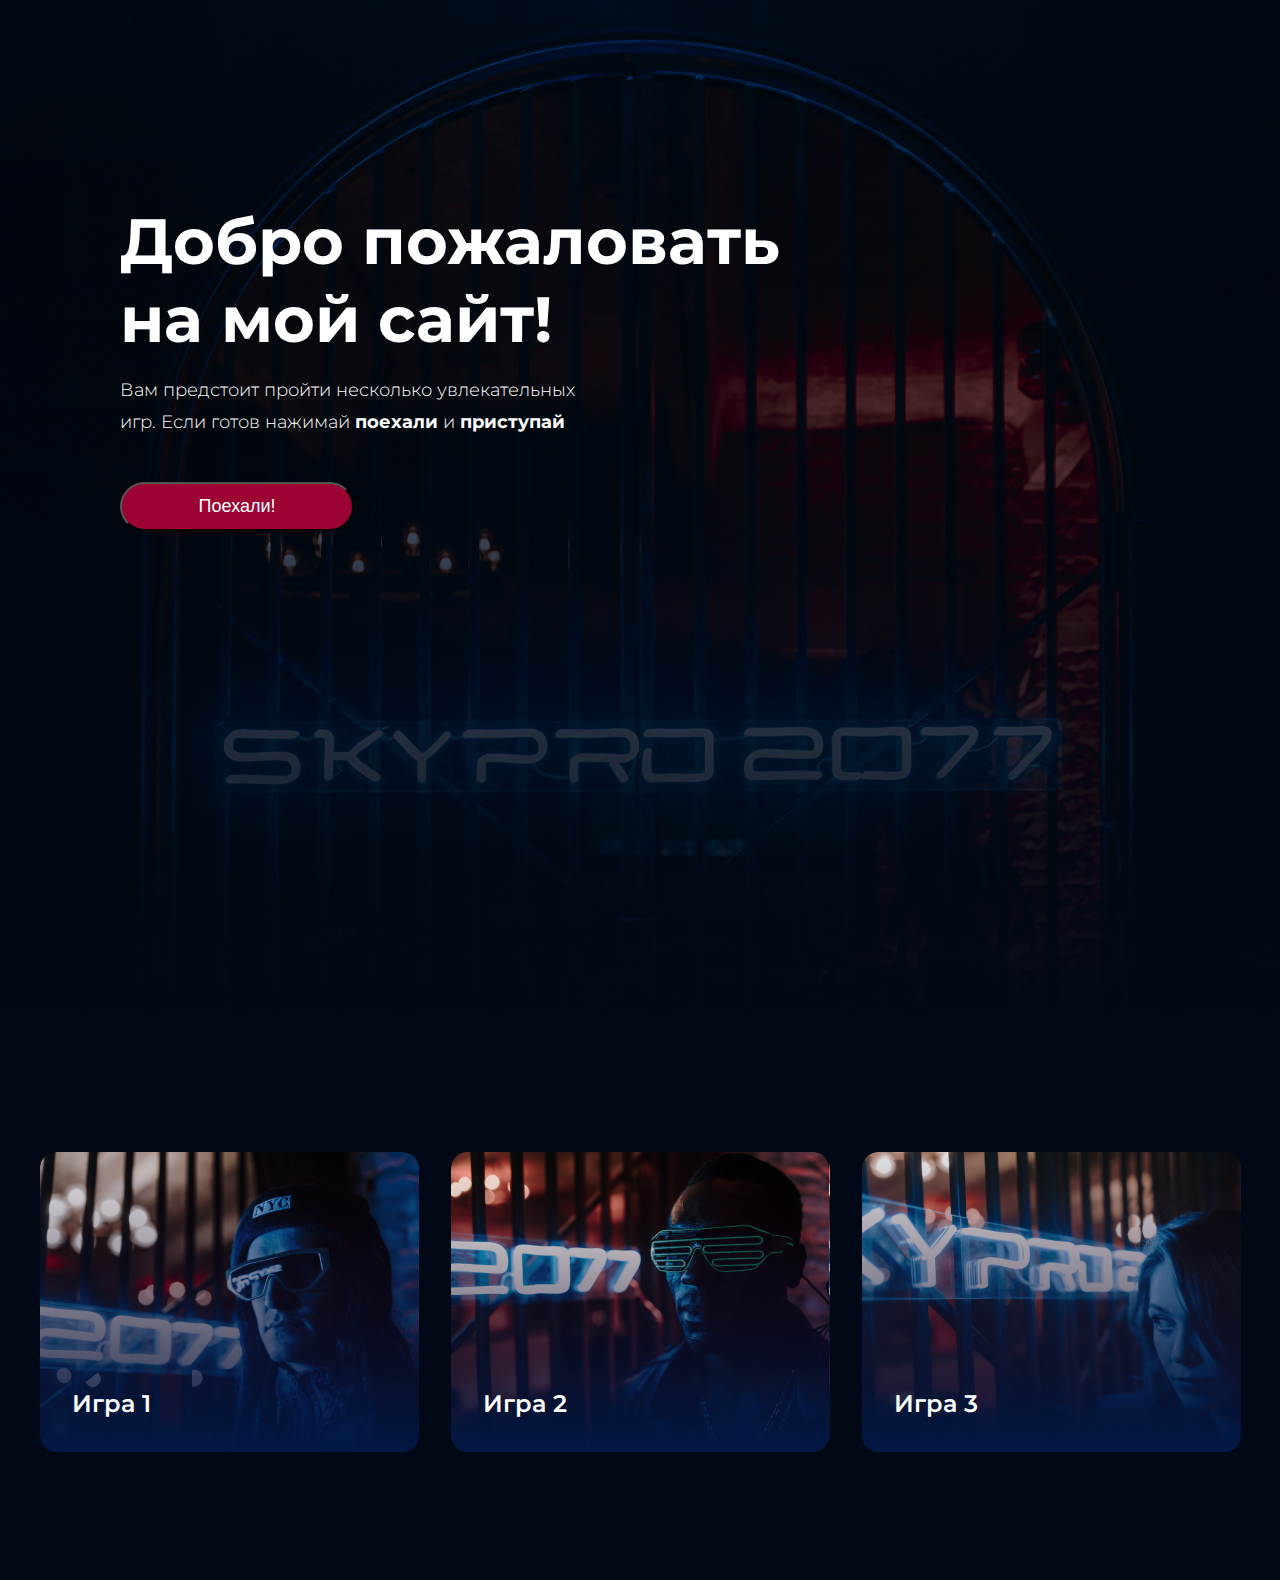
<file: HW-01/index.html>
<!DOCTYPE html>
<html lang="ru">
<head>
    <meta charset="UTF-8">
    <meta name="viewport" content="width=device-width, initial-scale=1.0">
    <title>DZ_02.01</title>
    <link rel="preconnect" href="https://fonts.googleapis.com">
    <link rel="preconnect" href="https://fonts.gstatic.com" crossorigin>
    <link
        href="https://fonts.googleapis.com/css2?family=Montserrat:wght@400;500;600&family=Poppins:wght@600&family=Roboto:wght@100&display=swap"
        rel="stylesheet">
    <link rel="stylesheet" href="style.css">
</head>
<body>
    <section class="top center">
        <div class="top__content">
        <h1 class="top__content--h1">
            Добро пожаловать <br>на мой сайт!
        </h1>
        <p class="top__content--p">
            Вам предстоит пройти несколько увлекательных игр. Если готов нажимай <span>поехали</span> и <span>приступай</span>
        </p>
        <button class="top__content--knopka">
            Поехали!
        </button>
        </div>
    </section>

    <section class="games center">
        <a href="#" class="games__for games__for--1">Игра 1</a>
        <a href="#" class="games__for games__for--2">Игра 2</a>
        <a href="#" class="games__for games__for--3">Игра 3</a>
    </section>
</body>
</html>
</file>
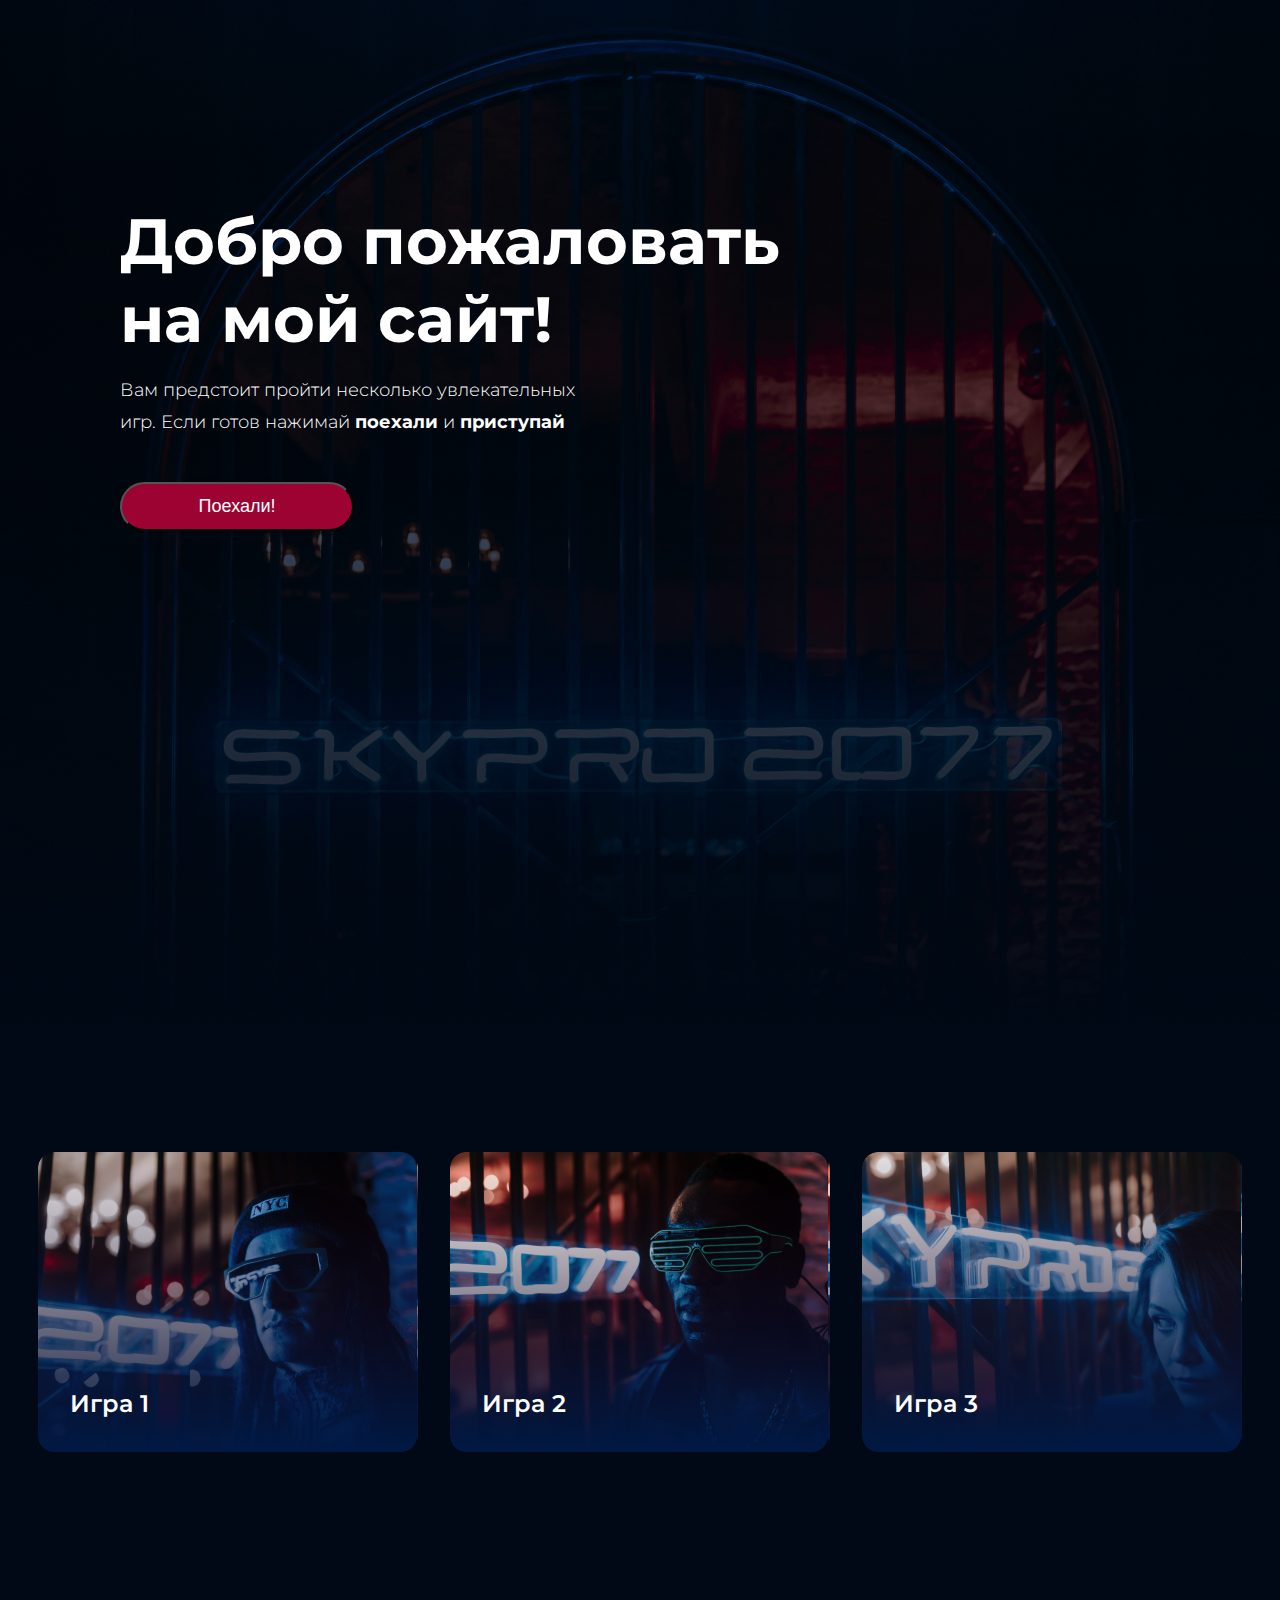
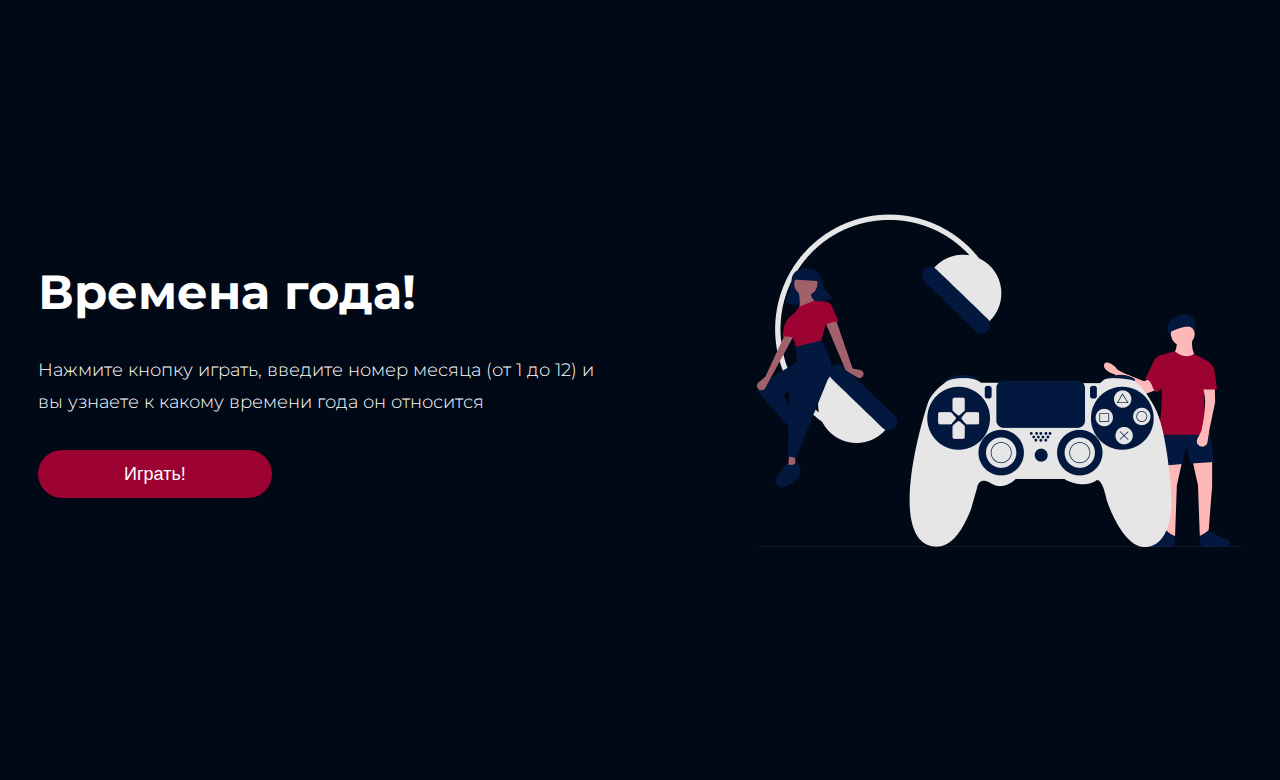
<file: HW-03/index.html>
<!DOCTYPE html>
<html lang="ru">
<head>
    <meta charset="UTF-8">
    <meta name="viewport" content="width=device-width, initial-scale=1.0">
    <title>DZ_02.03</title>
    <link rel="preconnect" href="https://fonts.googleapis.com">
    <link rel="preconnect" href="https://fonts.gstatic.com" crossorigin>
    <link
        href="https://fonts.googleapis.com/css2?family=Montserrat:wght@400;500;600&family=Poppins:wght@600&family=Roboto:wght@100&display=swap"
        rel="stylesheet">
    <link rel="stylesheet" href="style.css">
</head>
<body>

    <section class="top center">
        <div class="top__content">
            <h1 class="top__content--h1">
                Добро пожаловать <br>на мой сайт!
            </h1>
            <p class="top__content--p">
                Вам предстоит пройти несколько увлекательных игр. Если готов нажимай <span>поехали</span> и <span>приступай</span>
            </p>
            <button class="top__content--knopka">
                Поехали!
            </button>
        </div>
    </section>

    <section class="games center">
        <a href="#" class="games__for games__for--1">Игра 1</a>
        <a href="#" class="games__for games__for--2">Игра 2</a>
        <a href="#" class="games__for games__for--3">Игра 3</a>
    </section>

    <section class="season center">
        <div class="season__left center">
            <h2 class="season__left__heading">Времена года!</h2>
            <p class="season__left__text">Нажмите кнопку играть, введите номер месяца (от 1 до 12) и вы узнаете к какому времени года он относится</p>
            <a href="#"><button class="season__left__knopka">Играть!</button></a>
        </div>
        <div class="season__image"></div>
    </section>


    <script src="HW-03.js"></script>

</body>
</html>
</file>
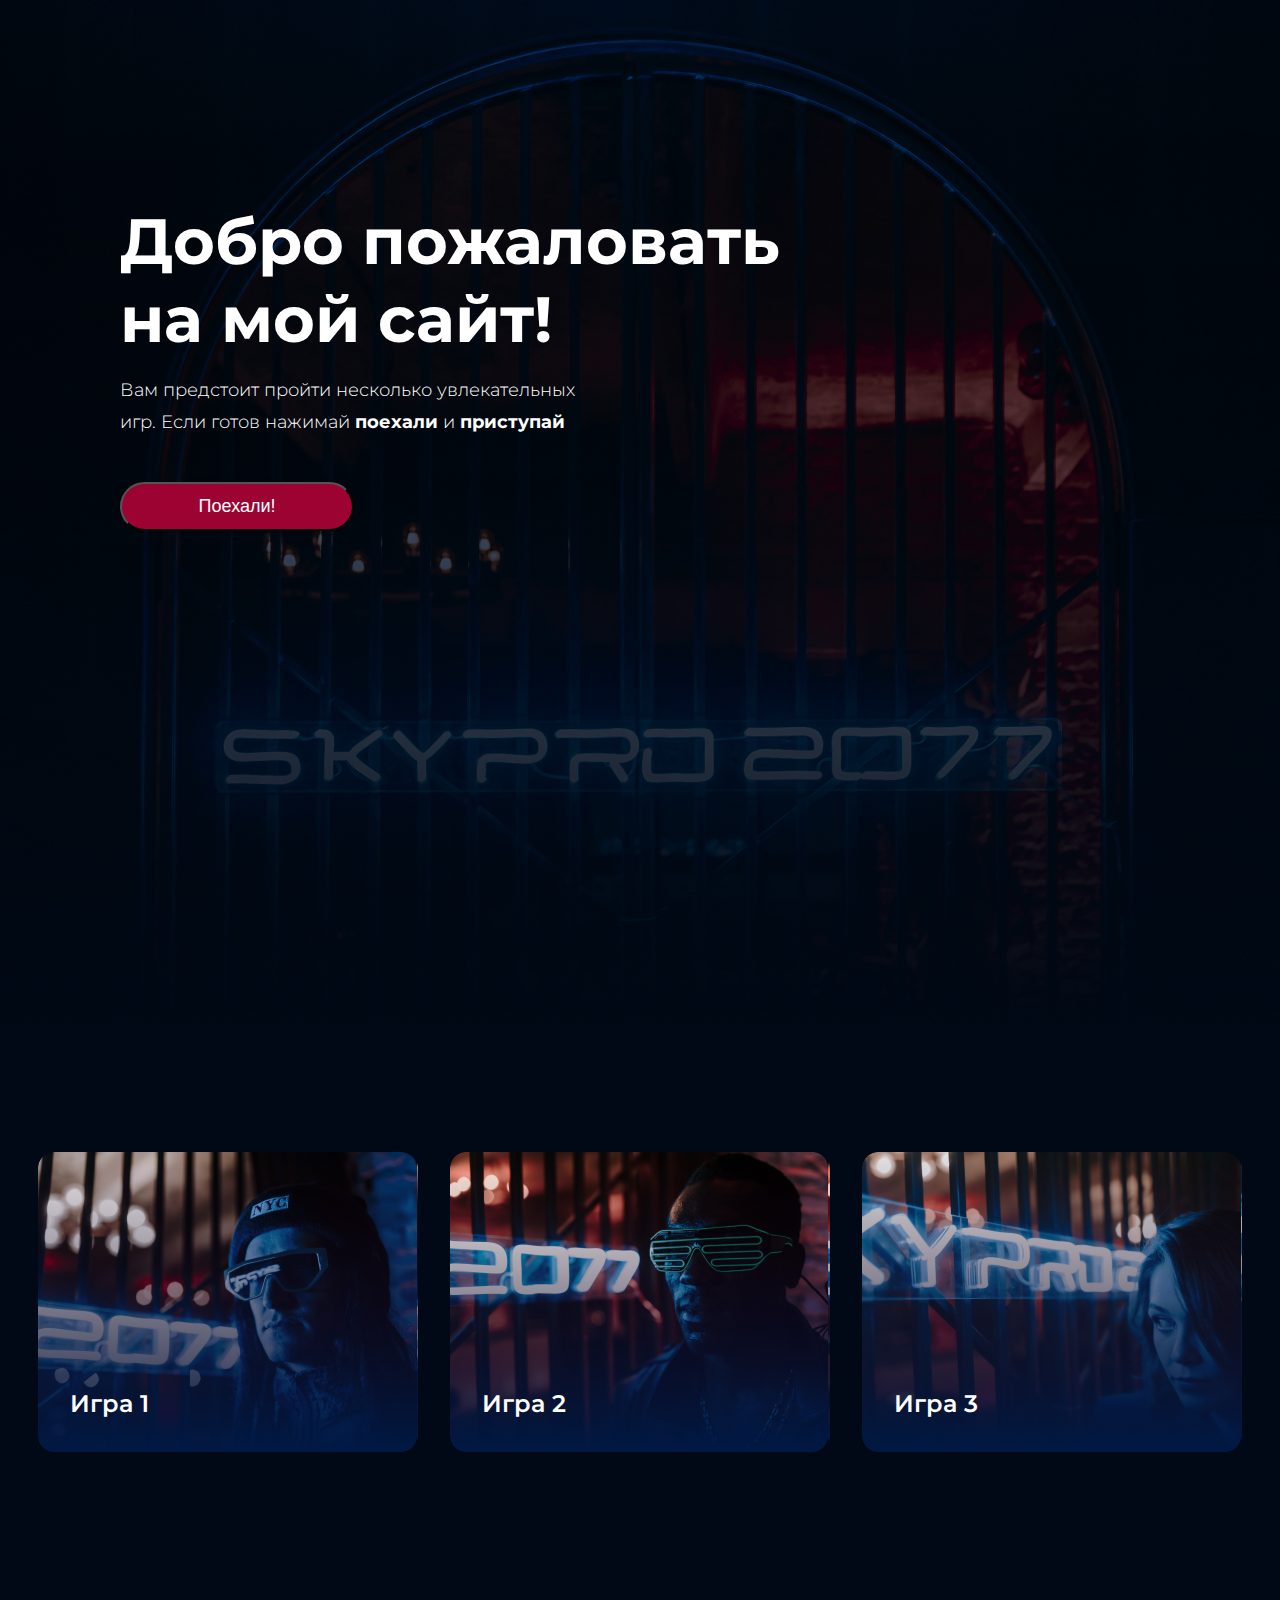
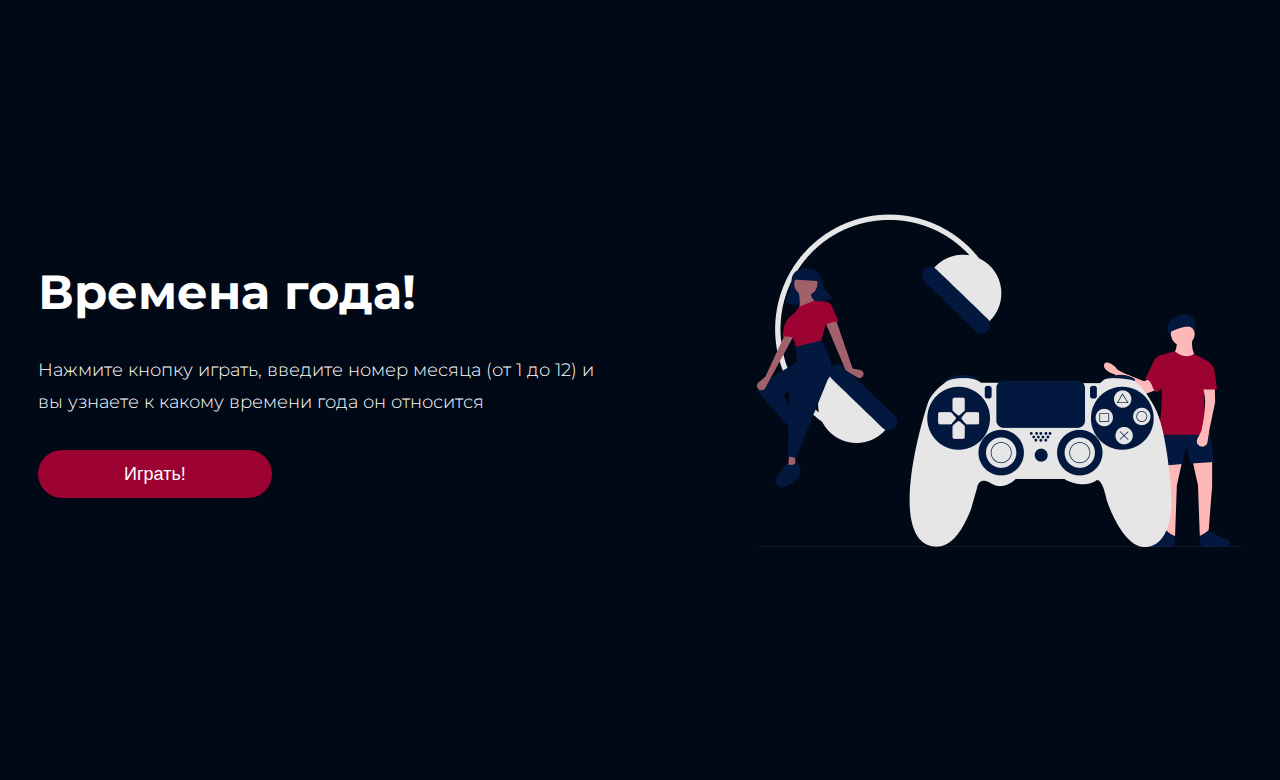
<file: HW-04/index.html>
<!DOCTYPE html>
<html lang="ru">
<head>
    <meta charset="UTF-8">
    <meta name="viewport" content="width=device-width, initial-scale=1.0">
    <title>DZ_02.04</title>
    <link rel="preconnect" href="https://fonts.googleapis.com">
    <link rel="preconnect" href="https://fonts.gstatic.com" crossorigin>
    <link
        href="https://fonts.googleapis.com/css2?family=Montserrat:wght@400;500;600&family=Poppins:wght@600&family=Roboto:wght@100&display=swap"
        rel="stylesheet">
    <link rel="stylesheet" href="style.css">
</head>
<body>

    <section class="top center">
        <div class="top__content">
            <h1 class="top__content--h1">
                Добро пожаловать <br>на мой сайт!
            </h1>
            <p class="top__content--p">
                Вам предстоит пройти несколько увлекательных игр. Если готов нажимай <span>поехали</span> и <span>приступай</span>
            </p>
            <button class="top__content--knopka">
                Поехали!
            </button>
        </div>
    </section>

    <section class="games center">
        <a href="#" class="games__for games__for--1">Игра 1</a>
        <a href="#" class="games__for games__for--2">Игра 2</a>
        <a href="#" class="games__for games__for--3">Игра 3</a>
    </section>

    <section class="season center">
        <div class="season__left center">
            <h2 class="season__left__heading">Времена года!</h2>
            <p class="season__left__text">Нажмите кнопку играть, введите номер месяца (от 1 до 12) и вы узнаете к какому времени года он относится</p>
            <a href="#"><button class="season__left__knopka">Играть!</button></a>
        </div>
        <div class="season__image"></div>
    </section>

    <script src="HW-04.js"></script>

</body>
</html>
</file>
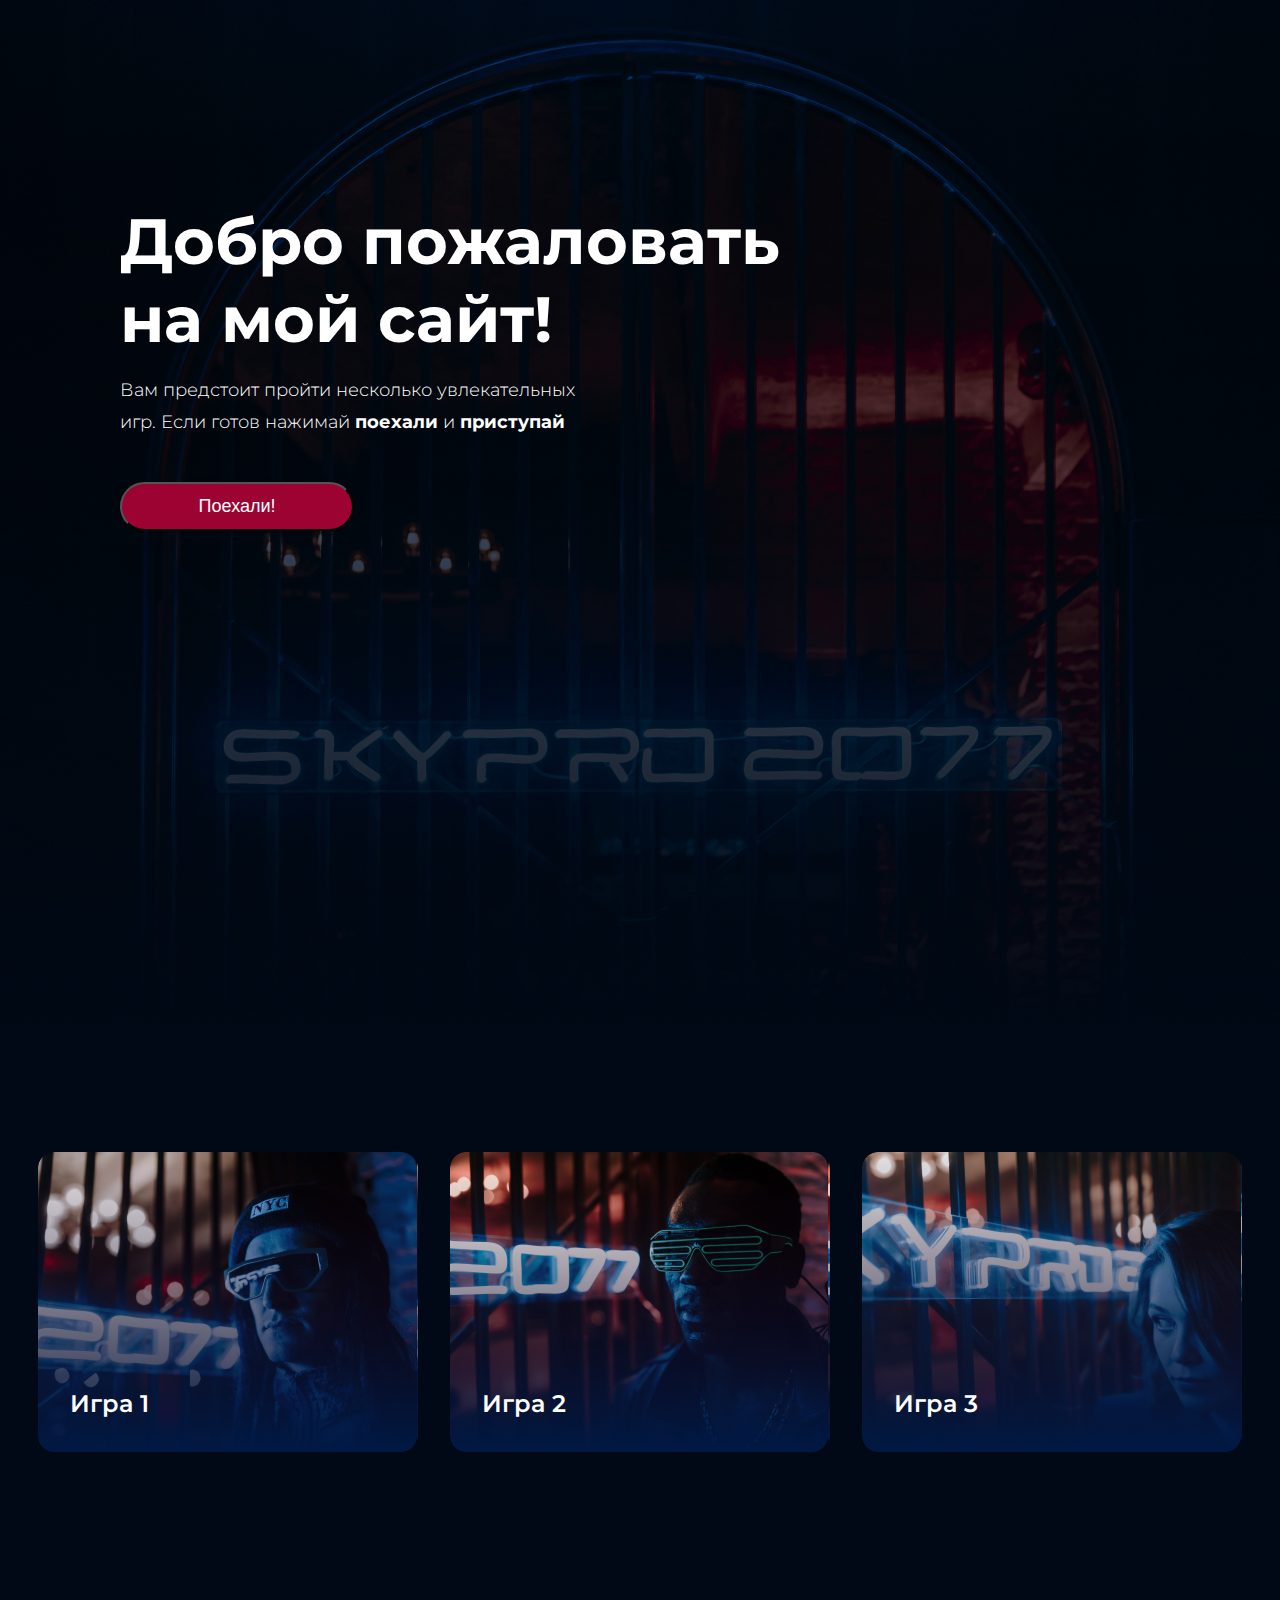
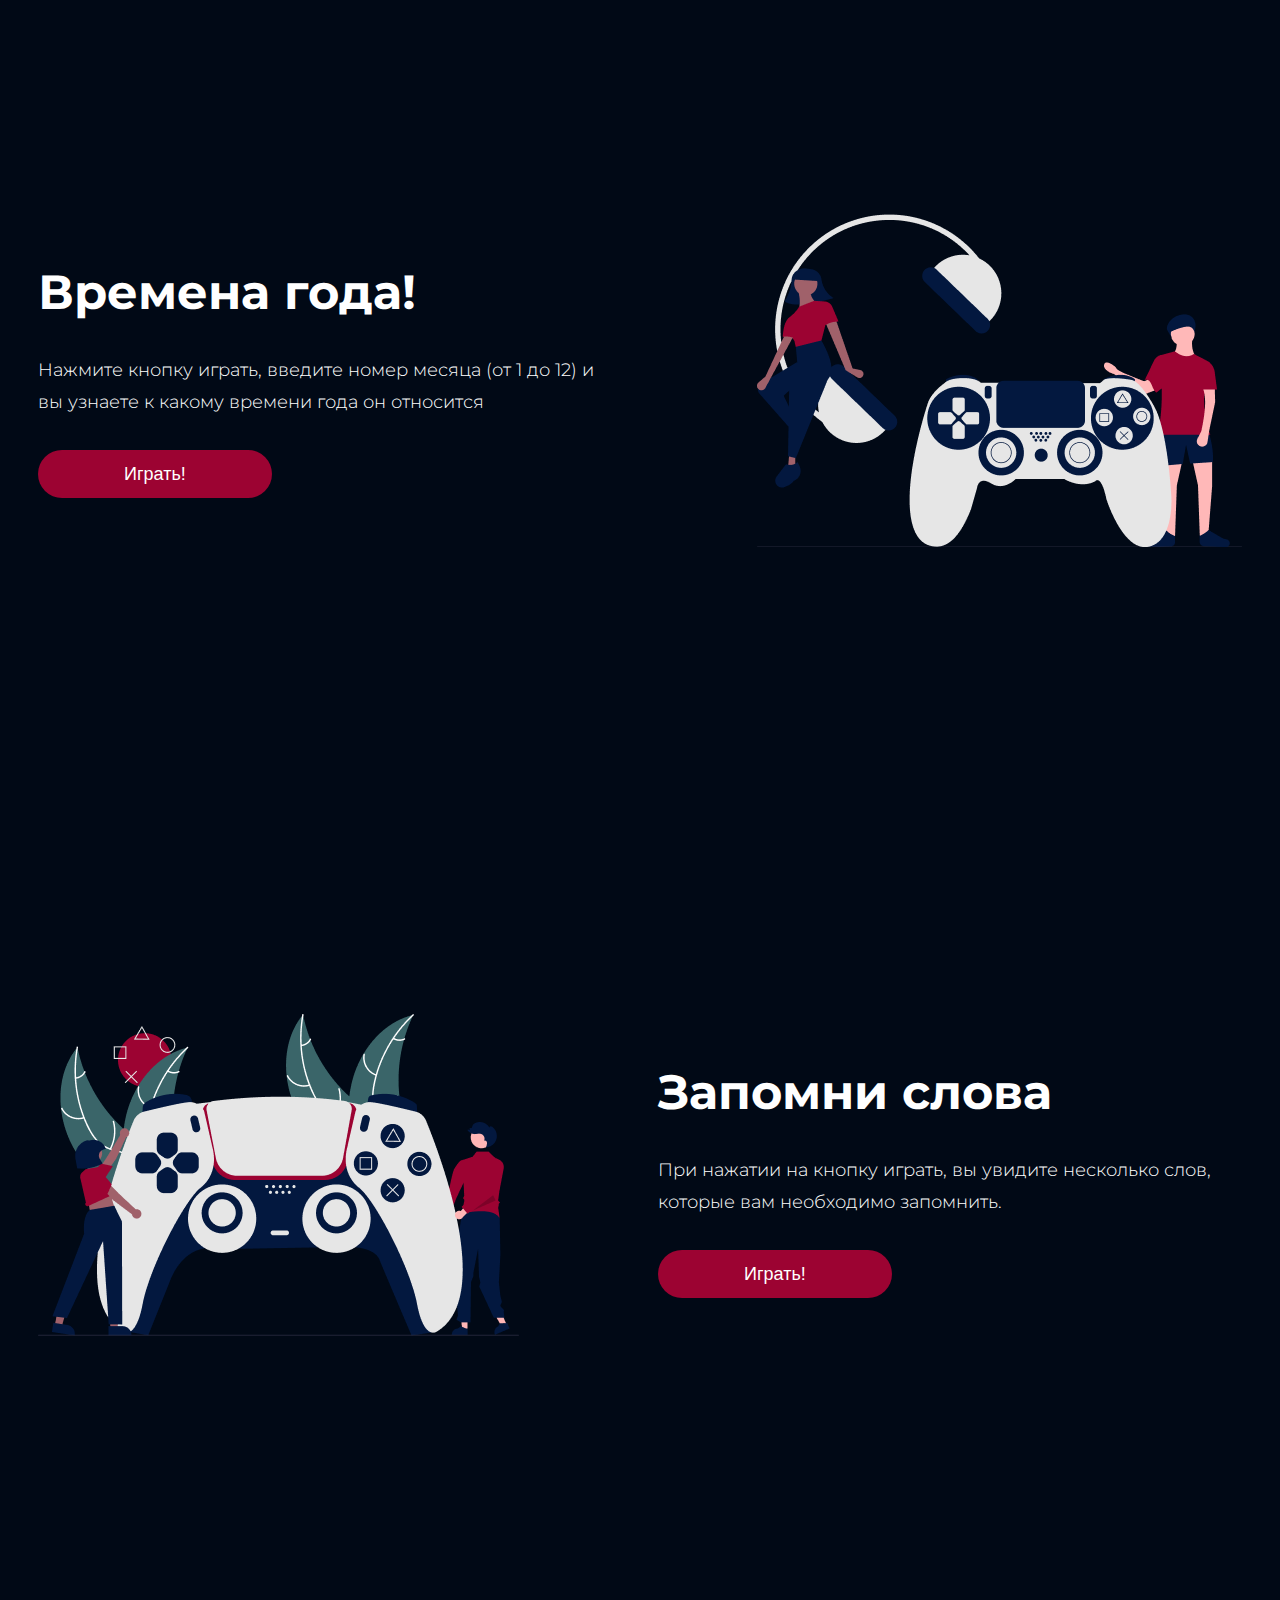
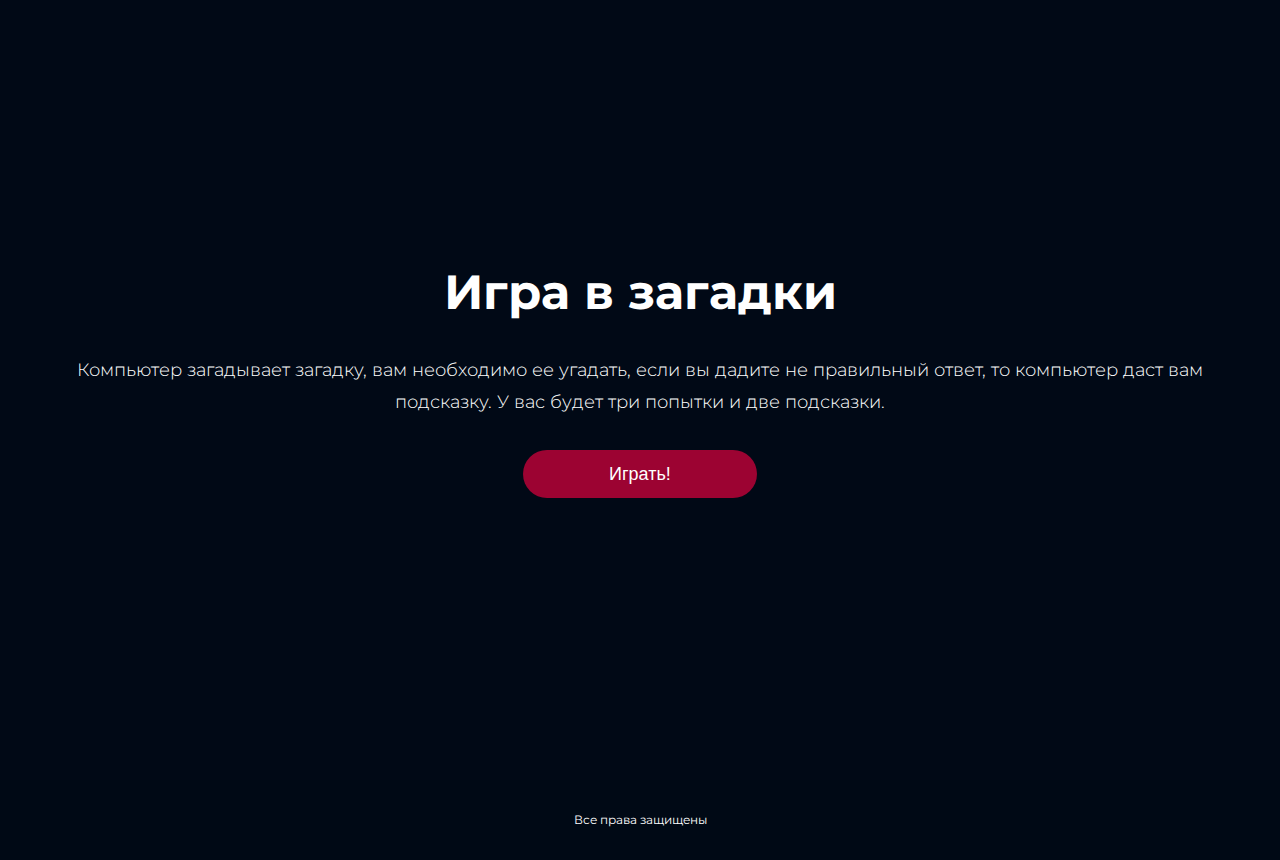
<file: HW-05/index.html>
<!DOCTYPE html>
<html lang="ru">
<head>
    <meta charset="UTF-8">
    <meta name="viewport" content="width=device-width, initial-scale=1.0">
    <title>DZ_02.05</title>
    <link rel="preconnect" href="https://fonts.googleapis.com">
    <link rel="preconnect" href="https://fonts.gstatic.com" crossorigin>
    <link
        href="https://fonts.googleapis.com/css2?family=Montserrat:wght@400;500;600&family=Poppins:wght@600&family=Roboto:wght@100&display=swap"
        rel="stylesheet">
    <link rel="stylesheet" href="style.css">
</head>
<body>

    <section class="top center">
        <div class="top__content">
            <h1 class="top__content--h1">
                Добро пожаловать <br>на мой сайт!
            </h1>
            <p class="top__content--p">
                Вам предстоит пройти несколько увлекательных игр. Если готов нажимай <span>поехали</span> и <span>приступай</span>
            </p>
            <button class="top__content--knopka">
                Поехали!
            </button>
        </div>
    </section>

    <section class="games center">
        <a href="#" class="games__for games__for--1">Игра 1</a>
        <a href="#" class="games__for games__for--2">Игра 2</a>
        <a href="#" class="games__for games__for--3">Игра 3</a>
    </section>

    <section class="selection center">
        <div class="selection__left center">
            <h2 class="selection__left__heading">Времена года!</h2>
            <p class="selection__left__text">Нажмите кнопку играть, введите номер месяца (от 1 до 12) и вы узнаете к какому времени года он относится</p>
            <button class="selection__left__knopka" onclick="numMonth();">Играть!</button>
        </div>
        <div class="selection__image selection__image__03"></div>
    </section>
    <section class="selection center">
        <div class="selection__image selection__image__04"></div>
        <div class="selection__left center">
            <h2 class="selection__left__heading">Запомни слова</h2>
            <p class="selection__left__text">При нажатии на кнопку играть, вы увидите несколько слов, которые вам необходимо запомнить.</p>
            <a href="#"><button class="selection__left__knopka">Играть!</button></a>
        </div>
    </section>
    <section class="selection center">
        <div class="selection__center center">
            <h2 class="selection__center__heading">Игра в загадки</h2>
            <p class="selection__center__text">Компьютер загадывает загадку, вам необходимо ее угадать, если вы дадите не правильный ответ, то компьютер даст вам подсказку. У вас будет три попытки и две подсказки.</p>
            <a href="#"><button class="selection__center__knopka">Играть!</button></a>
        </div>
    </section>
    <footer class="footer center">
        <p class="footer__text">Все права защищены</p>
    </footer>
    <script src="HW-05.js"></script>
</body>
</html>
</file>
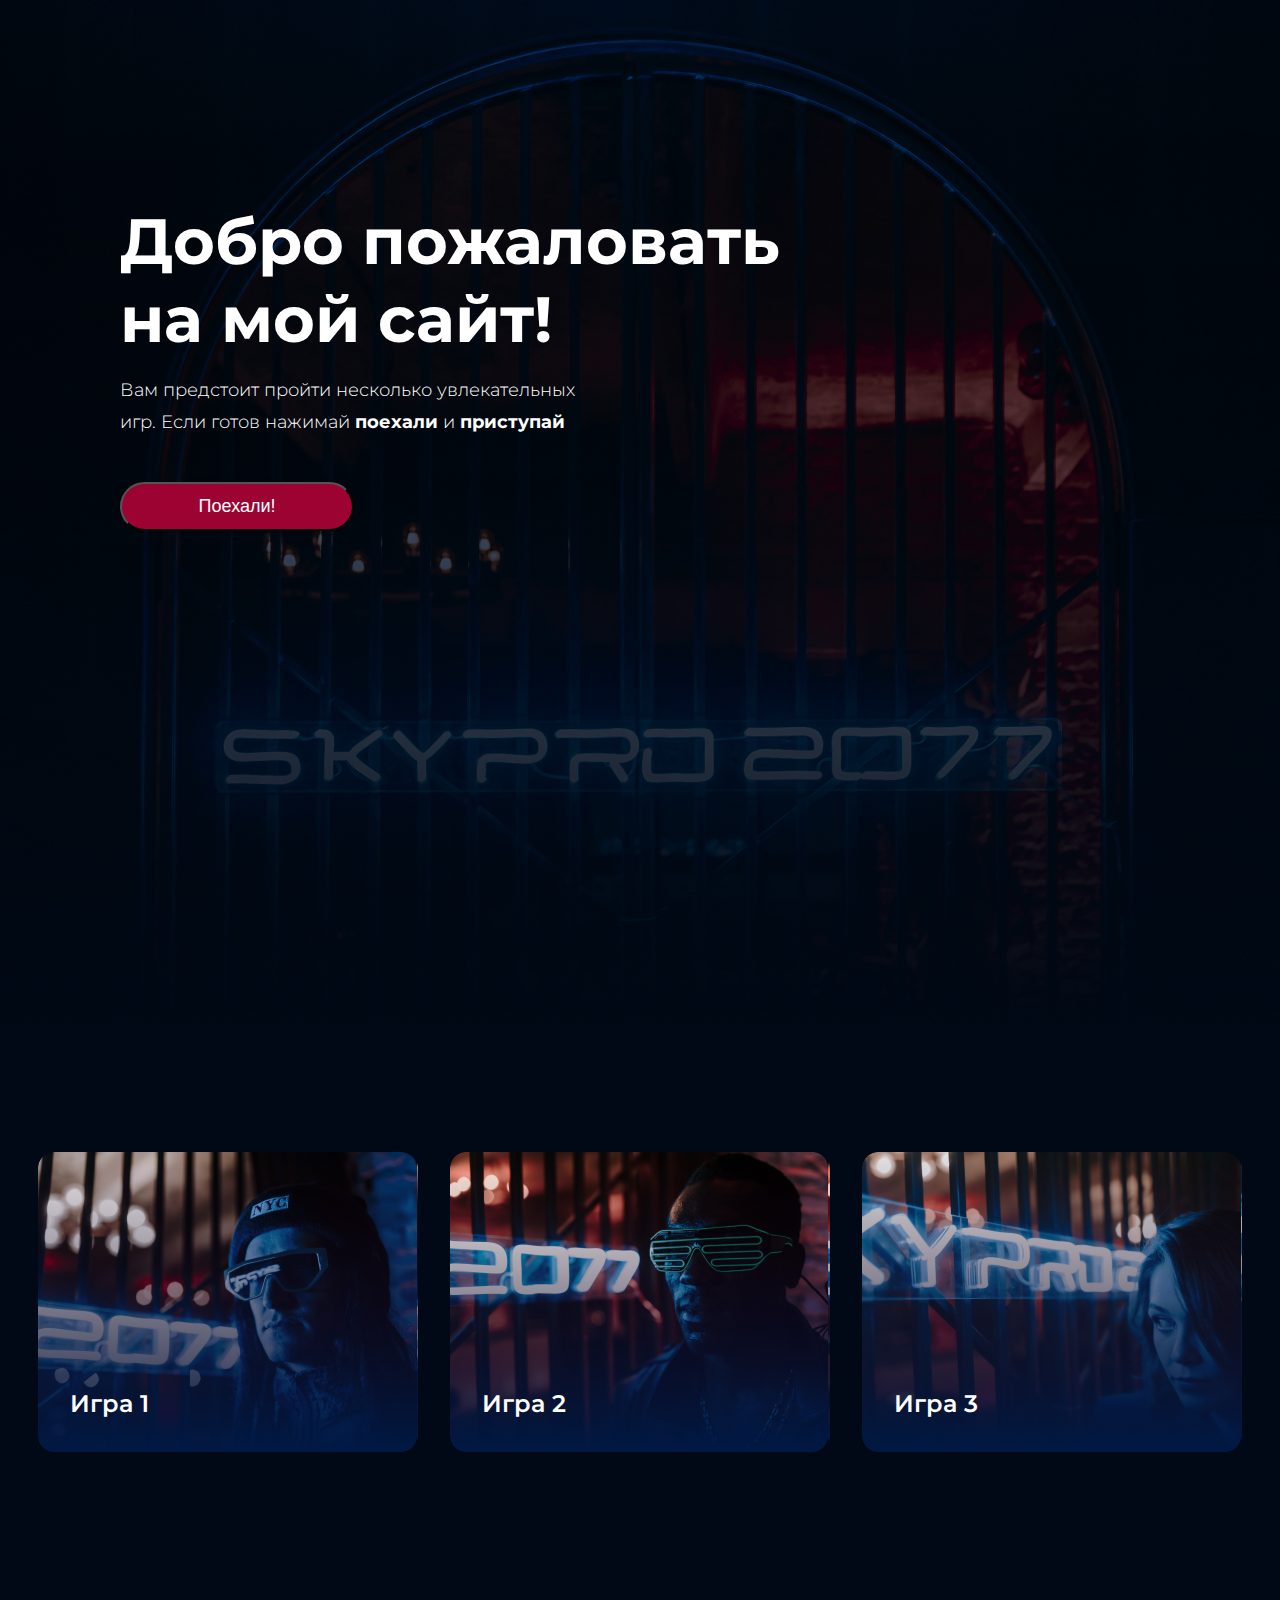
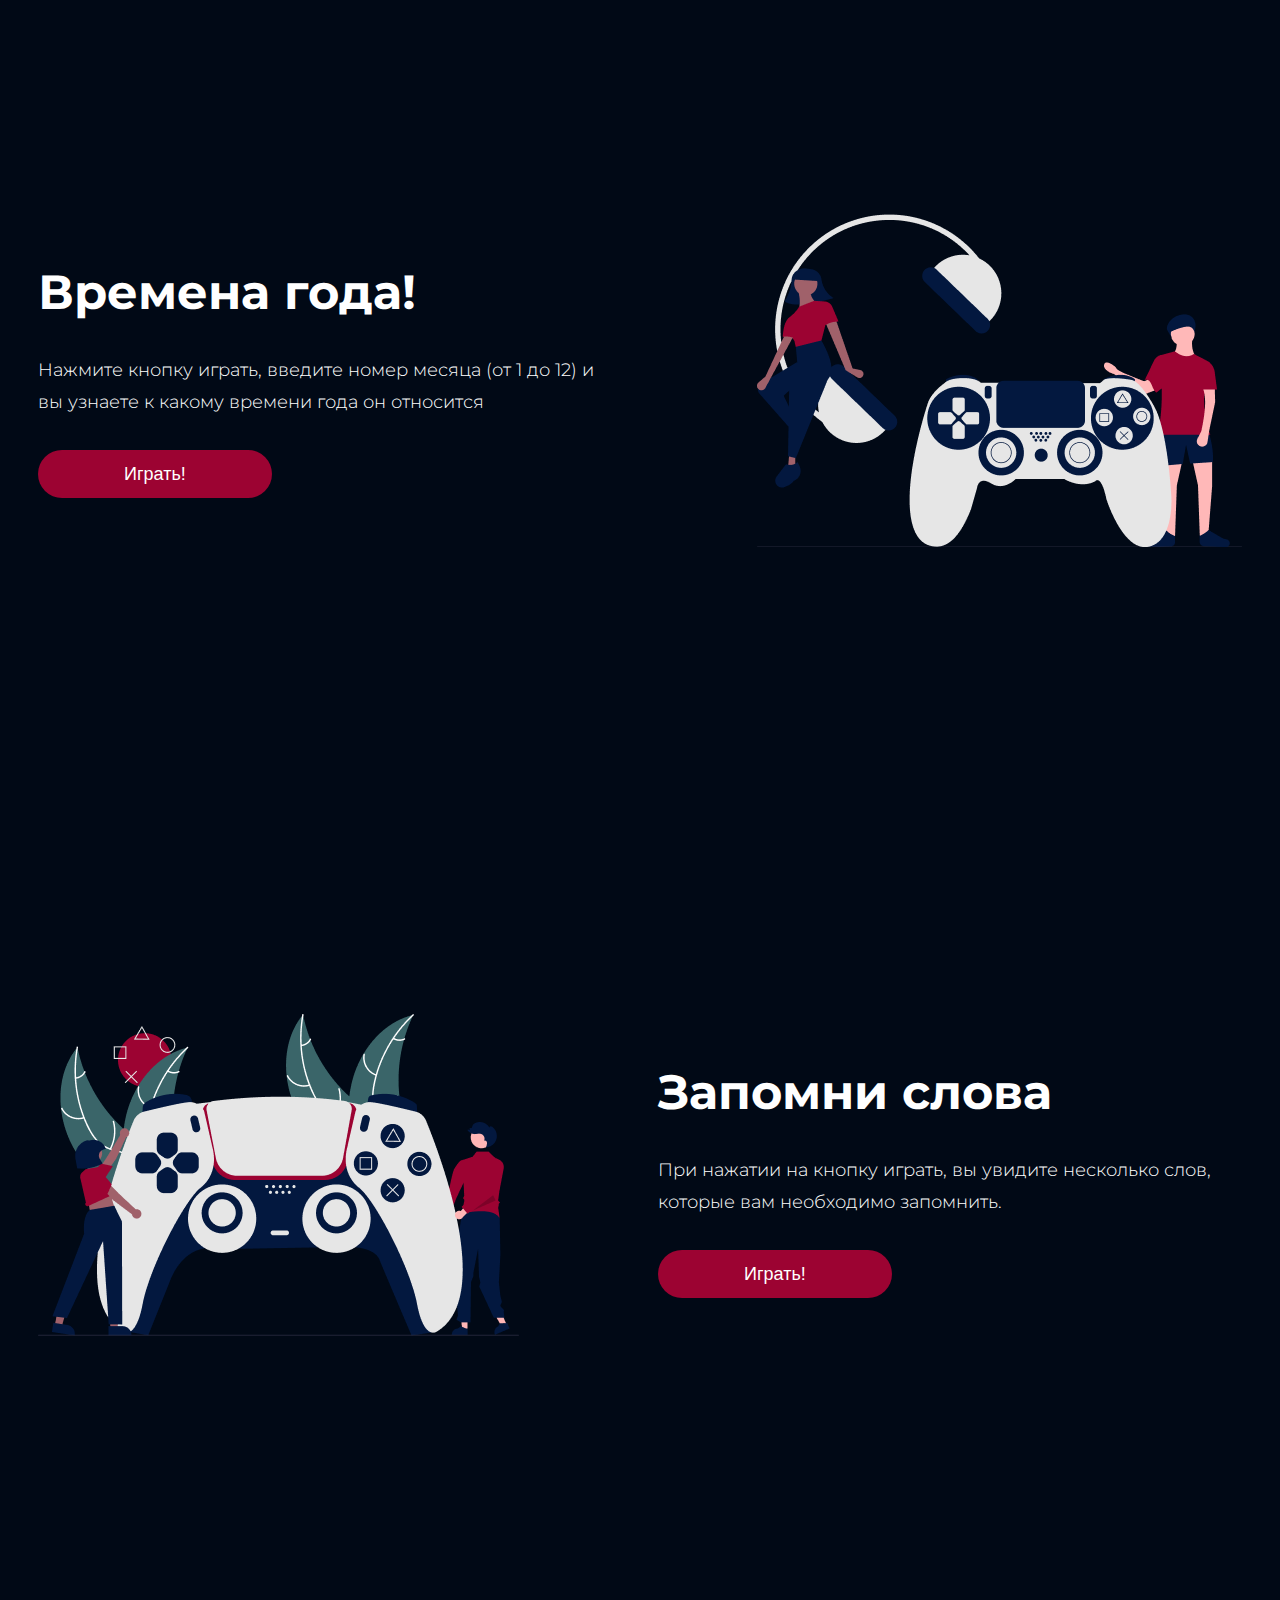
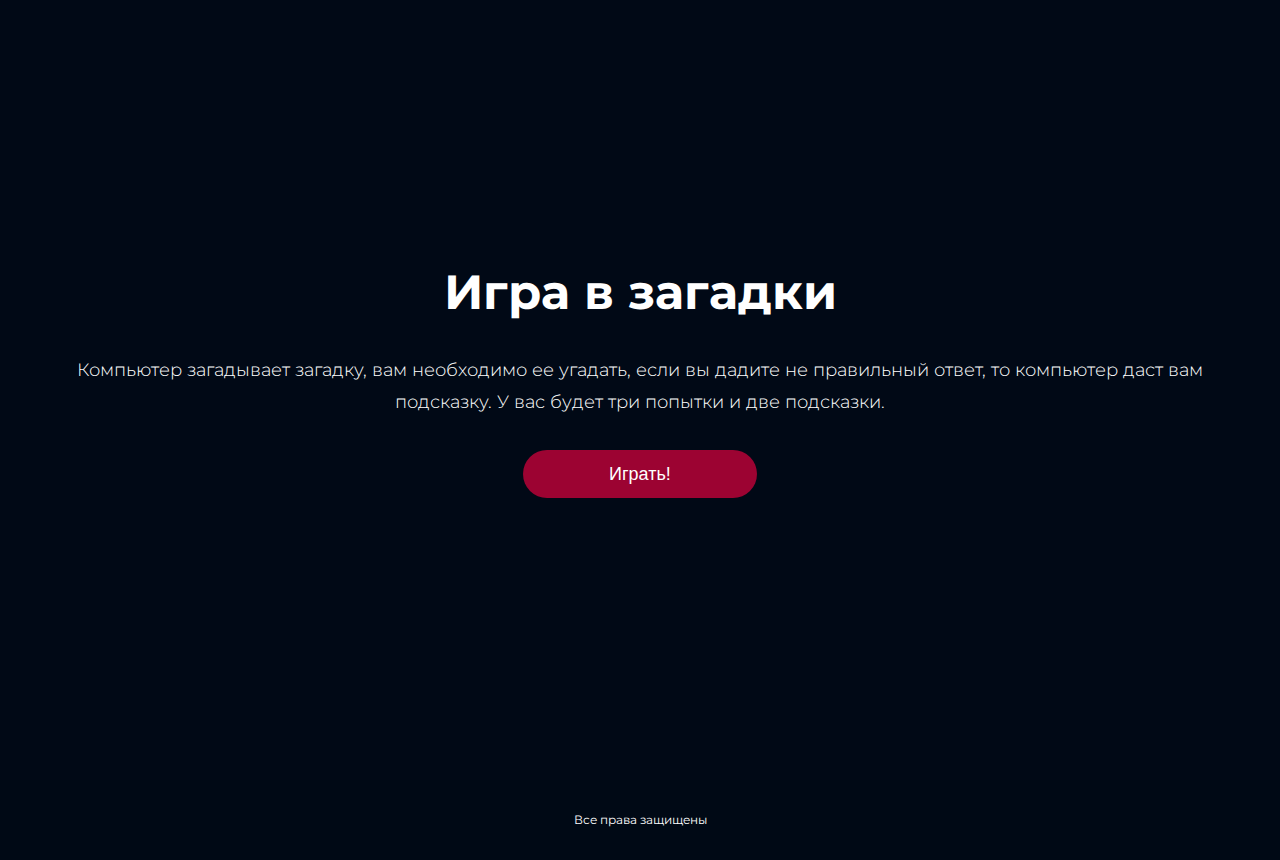
<file: HW-06/index.html>
<!DOCTYPE html>
<html lang="ru">
<head>
    <meta charset="UTF-8">
    <meta name="viewport" content="width=device-width, initial-scale=1.0">
    <title>DZ_02.06</title>
    <link rel="preconnect" href="https://fonts.googleapis.com">
    <link rel="preconnect" href="https://fonts.gstatic.com" crossorigin>
    <link
        href="https://fonts.googleapis.com/css2?family=Montserrat:wght@400;500;600&family=Poppins:wght@600&family=Roboto:wght@100&display=swap"
        rel="stylesheet">
    <link rel="stylesheet" href="style.css">
</head>
<body>

    <section class="top center">
        <div class="top__content">
            <h1 class="top__content--h1">
                Добро пожаловать <br>на мой сайт!
            </h1>
            <p class="top__content--p">
                Вам предстоит пройти несколько увлекательных игр. Если готов нажимай <span>поехали</span> и <span>приступай</span>
            </p>
            <button class="top__content--knopka">
                Поехали!
            </button>
        </div>
    </section>

    <section class="games center">
        <a href="#" class="games__for games__for--1">Игра 1</a>
        <a href="#" class="games__for games__for--2">Игра 2</a>
        <a href="#" class="games__for games__for--3">Игра 3</a>
    </section>

    <section class="selection center">
        <div class="selection__left center">
            <h2 class="selection__left__heading">Времена года!</h2>
            <p class="selection__left__text">Нажмите кнопку играть, введите номер месяца (от 1 до 12) и вы узнаете к какому времени года он относится</p>
            <button class="selection__left__knopka" onclick="numMonth();">Играть!</button>
        </div>
        <div class="selection__image selection__image__03"></div>
    </section>
    <section class="selection center">
        <div class="selection__image selection__image__04"></div>
        <div class="selection__left center">
            <h2 class="selection__left__heading">Запомни слова</h2>
            <p class="selection__left__text">При нажатии на кнопку играть, вы увидите несколько слов, которые вам необходимо запомнить.</p>
            <a href="#"><button class="selection__left__knopka">Играть!</button></a>
        </div>
    </section>
    <section class="selection center">
        <div class="selection__center center">
            <h2 class="selection__center__heading">Игра в загадки</h2>
            <p class="selection__center__text">Компьютер загадывает загадку, вам необходимо ее угадать, если вы дадите не правильный ответ, то компьютер даст вам подсказку. У вас будет три попытки и две подсказки.</p>
            <a href="#"><button class="selection__center__knopka">Играть!</button></a>
        </div>
    </section>
    <footer class="footer center">
        <p class="footer__text">Все права защищены</p>
    </footer>
    <script src="HW-06.js"></script>
</body>
</html>
</file>
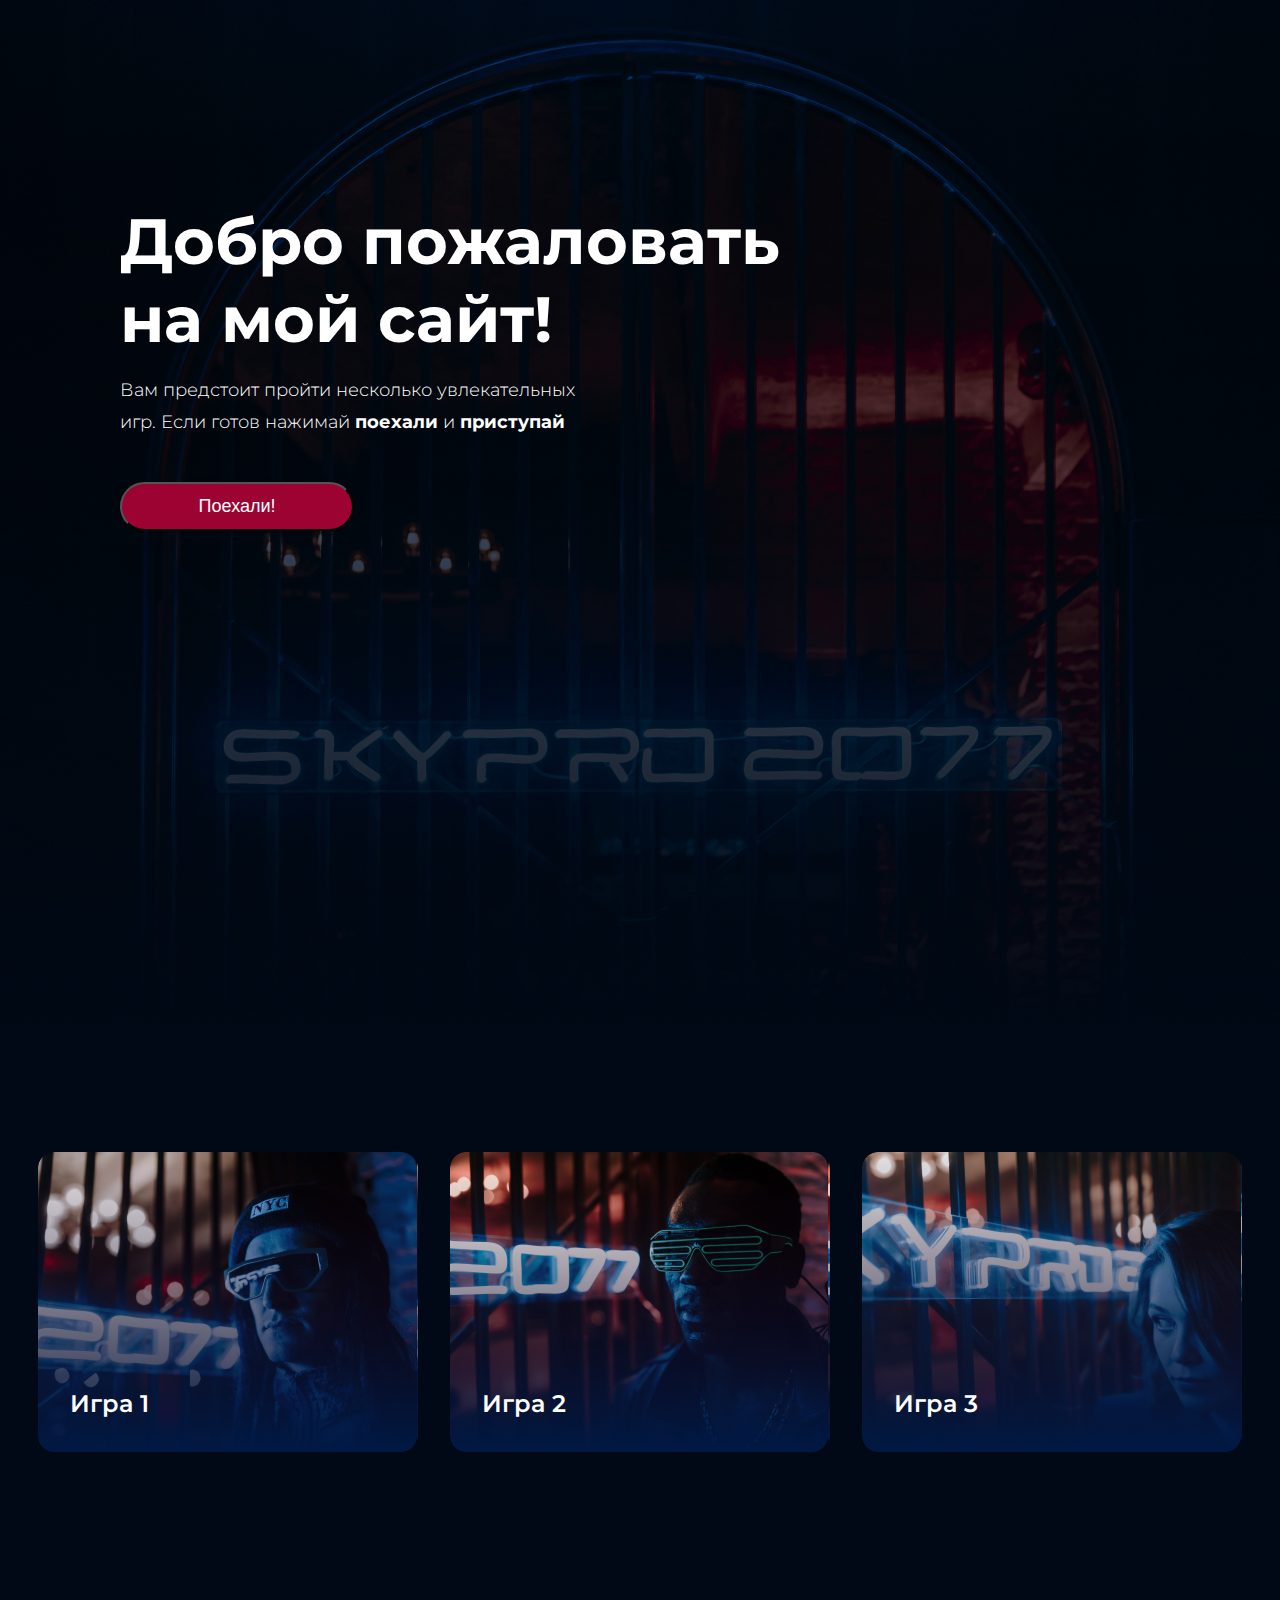
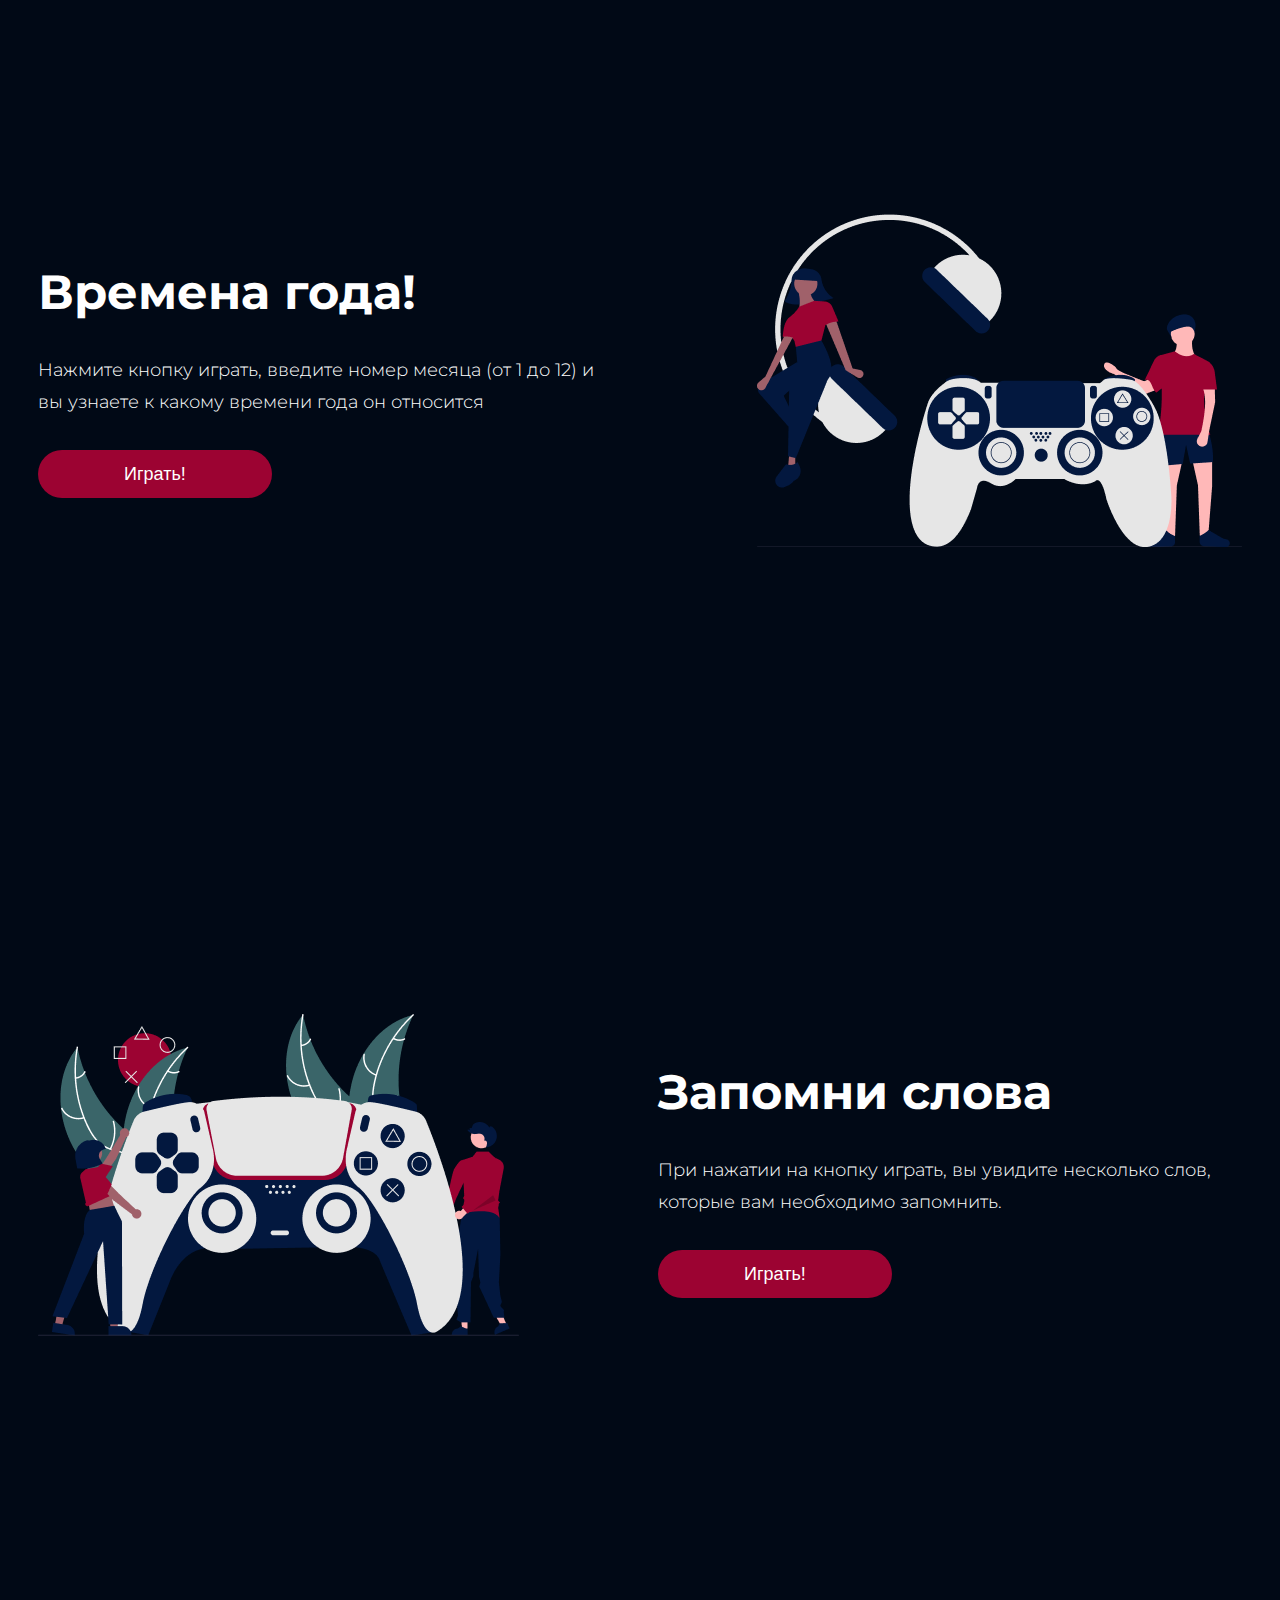
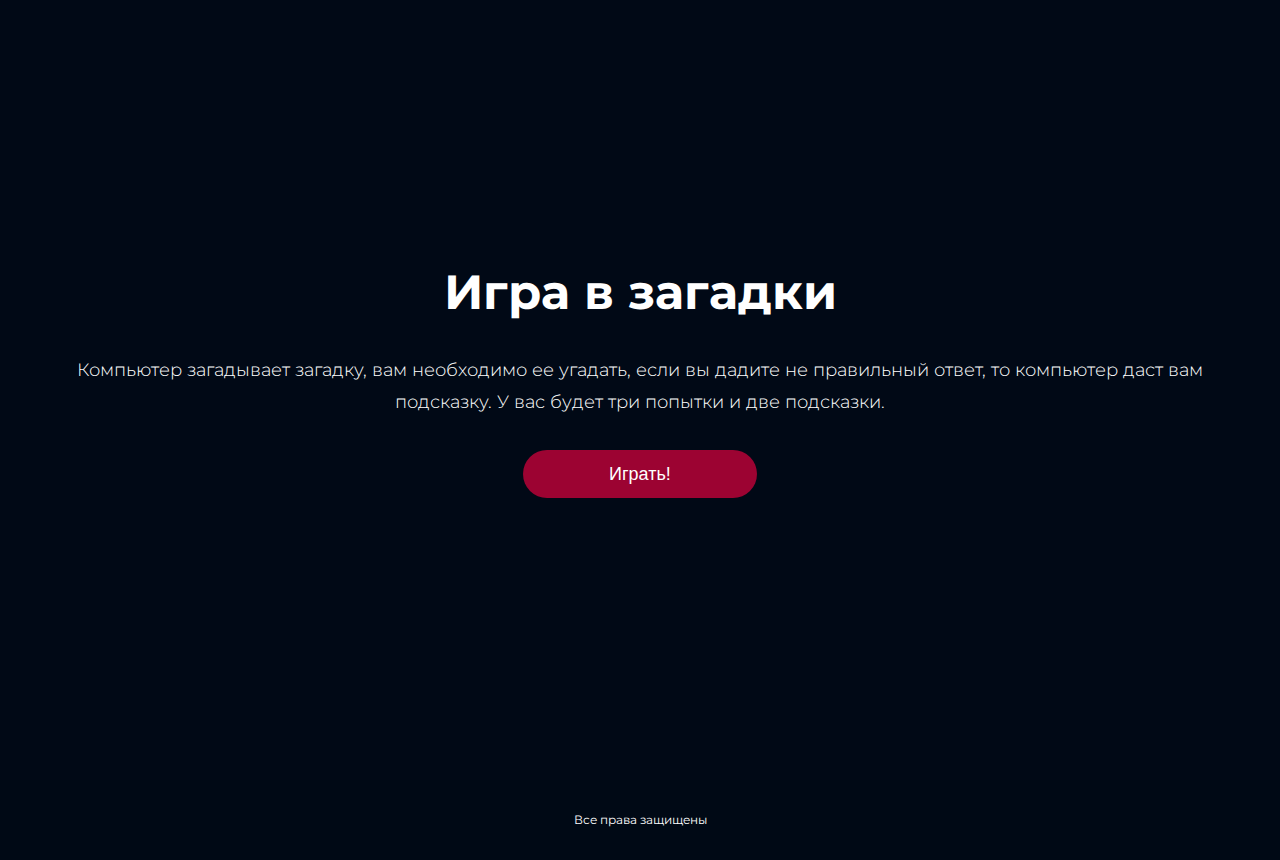
<file: HW-07/index.html>
<!DOCTYPE html>
<html lang="ru">
<head>
    <meta charset="UTF-8">
    <meta name="viewport" content="width=device-width, initial-scale=1.0">
    <title>DZ_02.07</title>
    <link rel="preconnect" href="https://fonts.googleapis.com">
    <link rel="preconnect" href="https://fonts.gstatic.com" crossorigin>
    <link
        href="https://fonts.googleapis.com/css2?family=Montserrat:wght@400;500;600&family=Poppins:wght@600&family=Roboto:wght@100&display=swap"
        rel="stylesheet">
    <link rel="stylesheet" href="style.css">
</head>
<body>

    <section class="top center">
        <div class="top__content">
            <h1 class="top__content--h1">
                Добро пожаловать <br>на мой сайт!
            </h1>
            <p class="top__content--p">
                Вам предстоит пройти несколько увлекательных игр. Если готов нажимай <span>поехали</span> и <span>приступай</span>
            </p>
            <button class="top__content--knopka">
                Поехали!
            </button>
        </div>
    </section>

    <section class="games center">
        <a href="#" class="games__for games__for--1">Игра 1</a>
        <a href="#" class="games__for games__for--2">Игра 2</a>
        <a href="#" class="games__for games__for--3">Игра 3</a>
    </section>

    <section class="selection center">
        <div class="selection__left center">
            <h2 class="selection__left__heading">Времена года!</h2>
            <p class="selection__left__text">Нажмите кнопку играть, введите номер месяца (от 1 до 12) и вы узнаете к какому времени года он относится</p>
            <button class="selection__left__knopka" onclick="numMonth();">Играть!</button>
        </div>
        <div class="selection__image selection__image__03"></div>
    </section>
    <section class="selection center">
        <div class="selection__image selection__image__04"></div>
        <div class="selection__left center">
            <h2 class="selection__left__heading">Запомни слова</h2>
            <p class="selection__left__text">При нажатии на кнопку играть, вы увидите несколько слов, которые вам необходимо запомнить.</p>
            <button class="selection__left__knopka" onclick="remWords()">Играть!</button></a>
        </div>
    </section>
    <section class="selection center">
        <div class="selection__center center">
            <h2 class="selection__center__heading">Игра в загадки</h2>
            <p class="selection__center__text">Компьютер загадывает загадку, вам необходимо ее угадать, если вы дадите не правильный ответ, то компьютер даст вам подсказку. У вас будет три попытки и две подсказки.</p>
            <a href="#"><button class="selection__center__knopka">Играть!</button></a>
        </div>
    </section>
    <footer class="footer center">
        <p class="footer__text">Все права защищены</p>
    </footer>
    <script src="HW-07.js"></script>
    <script src="script.js"></script>
</body>
</html>
</file>
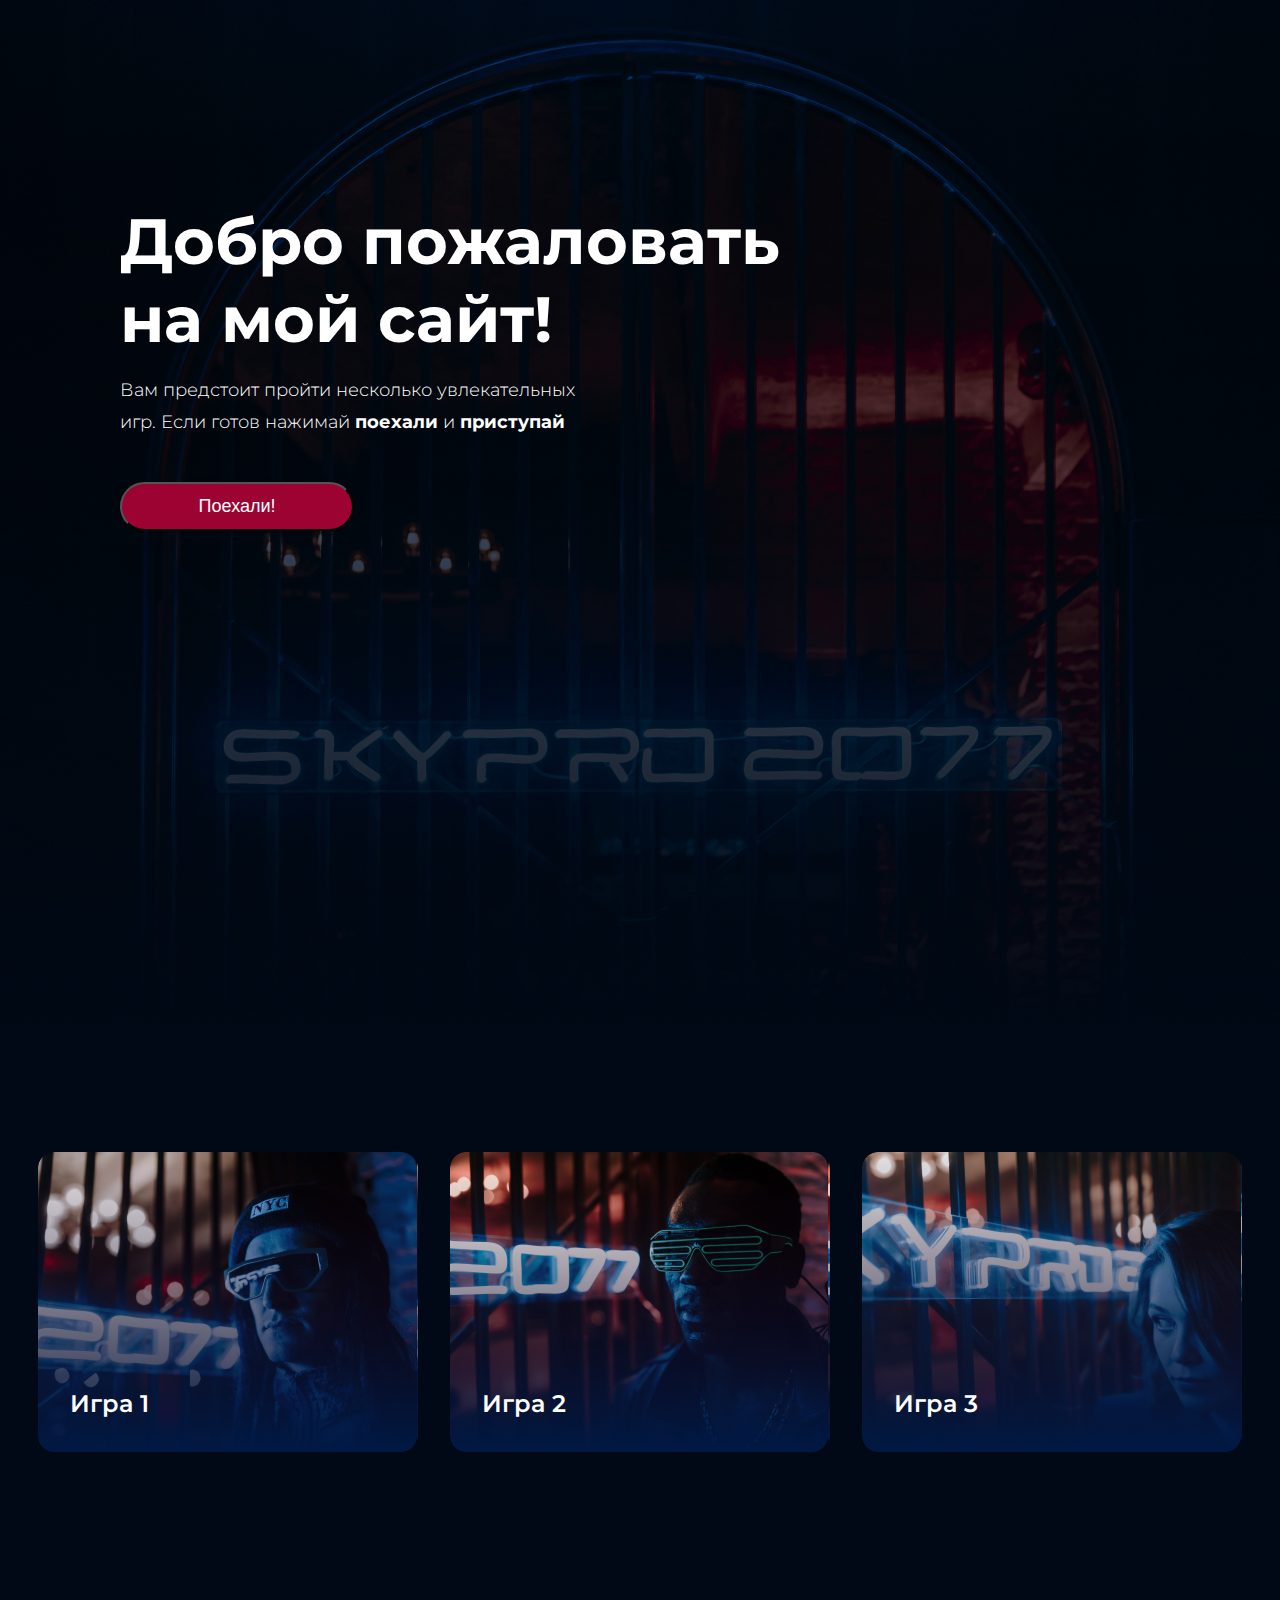
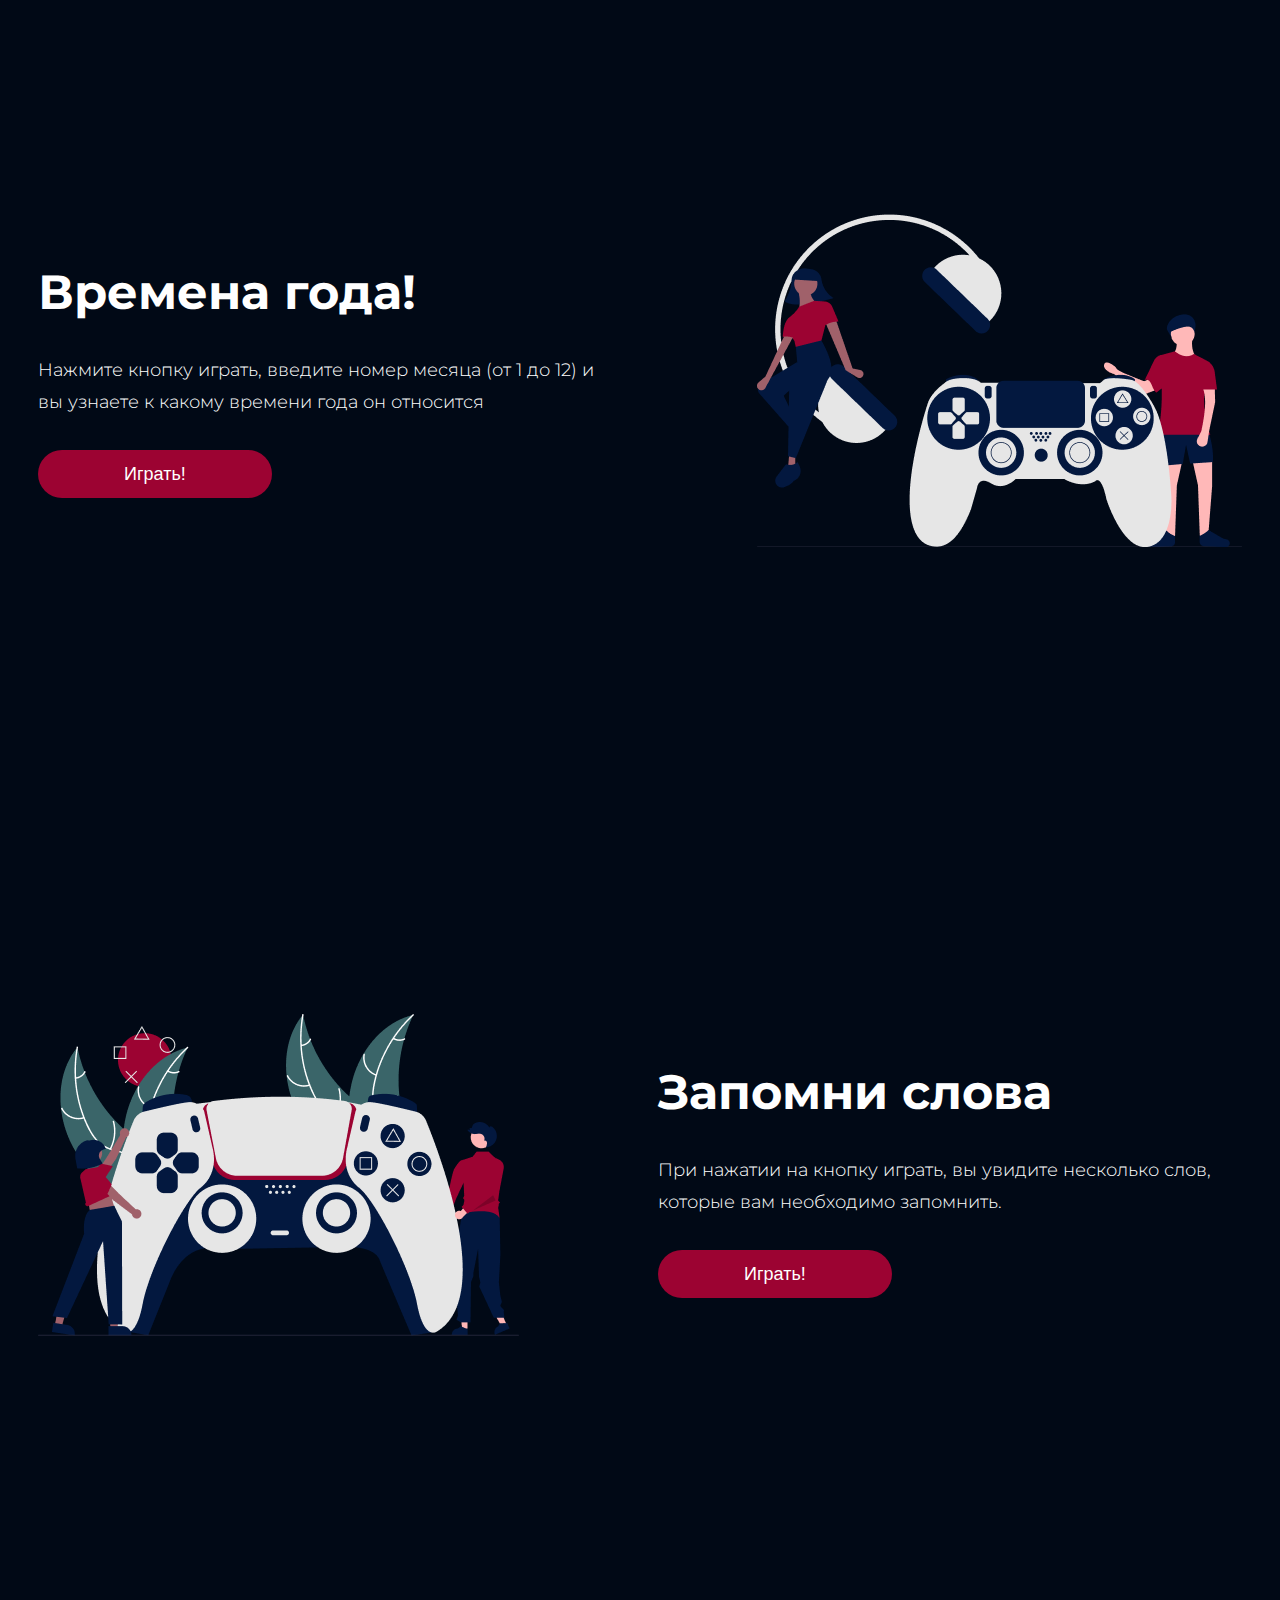
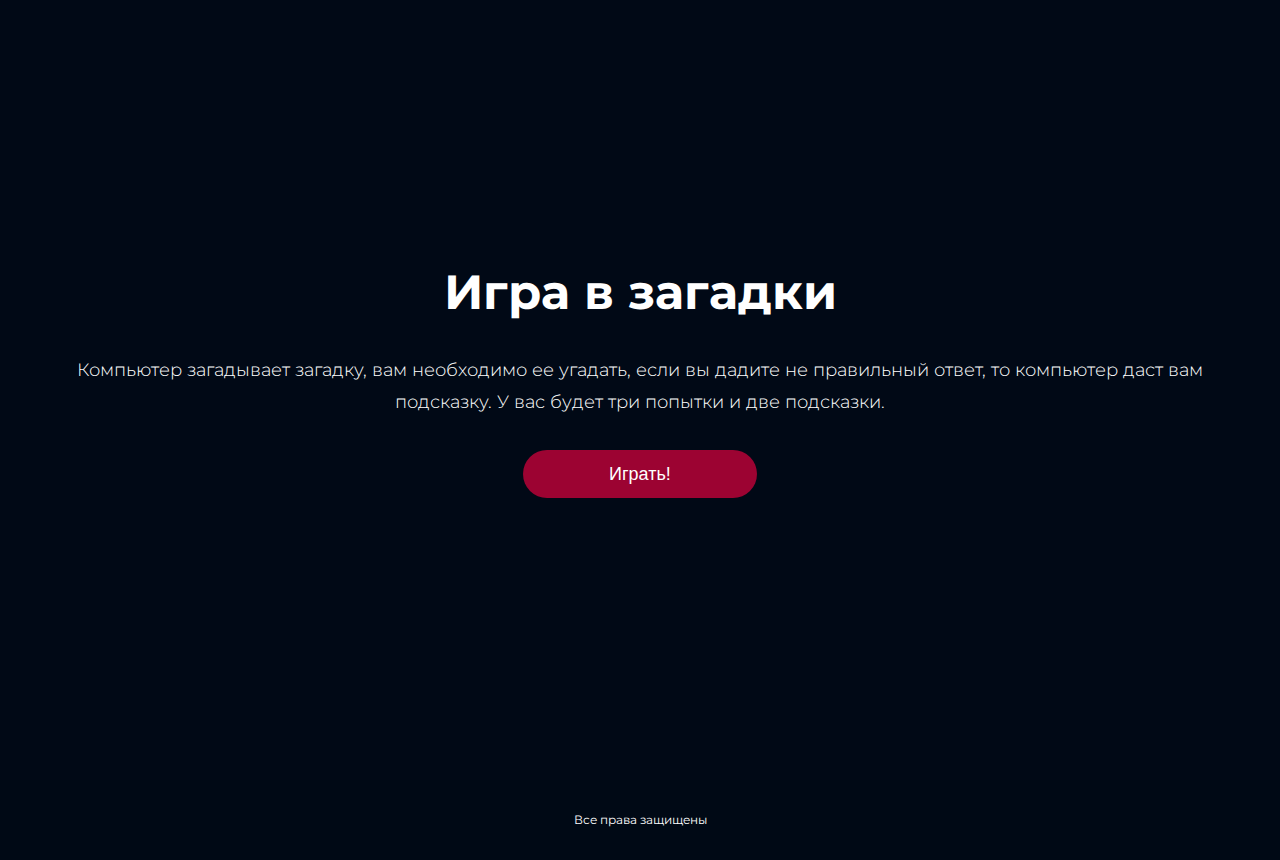
<file: HW-08/index.html>
<!DOCTYPE html>
<html lang="ru">
<head>
    <meta charset="UTF-8">
    <meta name="viewport" content="width=device-width, initial-scale=1.0">
    <title>DZ_02.08</title>
    <link rel="preconnect" href="https://fonts.googleapis.com">
    <link rel="preconnect" href="https://fonts.gstatic.com" crossorigin>
    <link
        href="https://fonts.googleapis.com/css2?family=Montserrat:wght@400;500;600&family=Poppins:wght@600&family=Roboto:wght@100&display=swap"
        rel="stylesheet">
    <link rel="stylesheet" href="style.css">
</head>
<body>

    <section class="top center">
        <div class="top__content">
            <h1 class="top__content--h1">
                Добро пожаловать <br>на мой сайт!
            </h1>
            <p class="top__content--p">
                Вам предстоит пройти несколько увлекательных игр. Если готов нажимай <span>поехали</span> и <span>приступай</span>
            </p>
            <button class="top__content--knopka">
                Поехали!
            </button>
        </div>
    </section>

    <section class="games center">
        <a href="#" class="games__for games__for--1">Игра 1</a>
        <a href="#" class="games__for games__for--2">Игра 2</a>
        <a href="#" class="games__for games__for--3">Игра 3</a>
    </section>

    <section class="selection center">
        <div class="selection__left center">
            <h2 class="selection__left__heading">Времена года!</h2>
            <p class="selection__left__text">Нажмите кнопку играть, введите номер месяца (от 1 до 12) и вы узнаете к какому времени года он относится</p>
            <button class="selection__left__knopka" onclick="numMonth();">Играть!</button>
        </div>
        <div class="selection__image selection__image__03"></div>
    </section>
    <section class="selection center">
        <div class="selection__image selection__image__04"></div>
        <div class="selection__left center">
            <h2 class="selection__left__heading">Запомни слова</h2>
            <p class="selection__left__text">При нажатии на кнопку играть, вы увидите несколько слов, которые вам необходимо запомнить.</p>
            <button class="selection__left__knopka" onclick="remWords()">Играть!</button></a>
        </div>
    </section>
    <section class="selection center">
        <div class="selection__center center">
            <h2 class="selection__center__heading">Игра в загадки</h2>
            <p class="selection__center__text">Компьютер загадывает загадку, вам необходимо ее угадать, если вы дадите не правильный ответ, то компьютер даст вам подсказку. У вас будет три попытки и две подсказки.</p>
            <a href="#"><button class="selection__center__knopka">Играть!</button></a>
        </div>
    </section>
    <footer class="footer center">
        <p class="footer__text">Все права защищены</p>
    </footer>
    <script src="HW-08.js"></script>
    <script src="script.js"></script>
</body>
</html>
</file>
<file: HW-01/style.css>
* {
  margin: 0;
  padding: 0;
  box-sizing: border-box;
}

body {
  font-family: "Montserrat", sans-serif;
}

a {
  text-decoration: none;
}

.center {
  padding-left: calc(50% - 700px);
  padding-right: calc(50% - 700px);
}

.top {
  height: 1024px;
  background-image: url(./img/jpg/01.01_Rectangle.jpg);
  background-repeat: no-repeat;
  background-position: center;
  background-size: cover;
  color: #FFFFFF;
}
.top__content {
  padding-top: 217px;
  padding-left: 120px;
  display: flex;
  flex-direction: column;
}
.top__content--h1 {
  width: 780px;
  height: 125px;
  display: flex;
  flex-direction: column;
  justify-content: center;
  font-size: 64px;
  font-weight: 700;
}
.top__content--p {
  width: 481px;
  margin-top: 32px;
  font-size: 18px;
  font-weight: 300;
  line-height: 32px;
}
.top__content--p span {
  font-weight: 700;
}
.top__content--knopka {
  margin-top: 44px;
  width: 234.063px;
  height: 48.603px;
  flex-shrink: 0;
  border-radius: 30px;
  background: #9C0332;
  font-size: 18px;
  font-weight: 400;
  color: #FFFFFF;
}

.games {
  height: 556px;
  flex-shrink: 0;
  background: #000915;
  display: flex;
  justify-content: center;
  align-items: center;
  gap: 32px;
}
.games__for {
  width: 379px;
  height: 300px;
  flex-shrink: 0;
  border-radius: 16px;
  padding-left: 32px;
  padding-bottom: 32px;
  display: flex;
  flex-direction: column;
  justify-content: flex-end;
  font-size: 24px;
  color: #FFFFFF;
  font-weight: 600;
  line-height: 32px;
}
.games__for--1 {
  background-image: url(./img/png/02.06_Rectangle.png);
}
.games__for--2 {
  background-image: url(./img/png/02.07_Rectangle.png);
}
.games__for--3 {
  background-image: url(./img/png/02.08_Rectangle.png);
}/*# sourceMappingURL=style.css.map */
</file>
<file: HW-03/style.css>
* {
  margin: 0;
  padding: 0;
  box-sizing: border-box;
}

body {
  font-family: "Montserrat", sans-serif;
}

a {
  text-decoration: none;
}

.center {
  padding-left: calc(50% - 700px);
  padding-right: calc(50% - 700px);
}

.top {
  height: 1024px;
  background-image: url(./img/jpg/01.01_Rectangle.jpg);
  background-repeat: no-repeat;
  background-position: center;
  background-size: cover;
  color: #FFFFFF;
}
.top__content {
  padding-top: 217px;
  padding-left: 120px;
  display: flex;
  flex-direction: column;
  gap: 32px;
}
.top__content--h1 {
  width: 780px;
  height: 125px;
  display: flex;
  flex-direction: column;
  justify-content: center;
  font-size: 64px;
  font-weight: 700;
}
.top__content--p {
  width: 481px;
  font-size: 18px;
  font-weight: 300;
  line-height: 32px;
}
.top__content--p span {
  font-weight: 700;
}
.top__content--knopka {
  margin-top: 12px;
  width: 234.063px;
  height: 48.603px;
  flex-shrink: 0;
  border-radius: 30px;
  background: #9C0332;
  font-size: 18px;
  font-weight: 400;
  color: #FFFFFF;
}
.top__content--knopka:hover {
  transform: scale(1.05);
  box-shadow: 0 0 5px #ccc;
  background: #EB443F;
}

.games {
  height: 556px;
  flex-shrink: 0;
  background: #000915;
  display: flex;
  flex-wrap: wrap;
  justify-content: center;
  align-items: center;
  gap: 32px;
}
.games__for {
  width: 380px;
  height: 300px;
  flex-shrink: 0;
  border-radius: 16px;
  padding-left: 32px;
  padding-bottom: 32px;
  display: flex;
  flex-direction: column;
  justify-content: flex-end;
  font-size: 24px;
  color: #FFFFFF;
  font-weight: 600;
  line-height: 32px;
}
.games__for:hover {
  transform: scale(1.05);
  box-shadow: 0 0 12px #65a2f1;
}
.games__for--1 {
  background-image: url(./img/png/02.06_Rectangle.png);
}
.games__for--2 {
  background-image: url(./img/png/02.07_Rectangle.png);
}
.games__for--3 {
  background-image: url(./img/png/02.08_Rectangle.png);
}

.season {
  min-height: 800px;
  display: flex;
  justify-content: center;
  align-self: center;
  gap: 135px;
  background-image: url(./img/jpg/03.01_Rectangle.jpg);
}
.season__left {
  width: 584px;
  display: flex;
  align-self: center;
  align-items: flex-start;
  flex-wrap: wrap;
  gap: 32px;
}
.season__left__heading {
  font-size: 48px;
  font-weight: 700;
  line-height: 59px;
  color: #FFFFFF;
}
.season__left__text {
  font-size: 18px;
  font-weight: 300;
  line-height: 32px;
  letter-spacing: 0px;
  color: #FFFFFF;
}
.season__left__knopka {
  width: 234px;
  height: 48px;
  font-style: normal;
  font-weight: 400;
  font-size: 18px;
  line-height: 22px;
  color: #FFFFFF;
  background: #9C0332;
  border-radius: 30px;
  border: 1px transparent;
  transition: all 0.3s;
}
.season__left__knopka:hover {
  transform: scale(1.05);
  box-shadow: 0 0 5px #ccc;
  background: #EB443F;
}
.season__image {
  width: 485px;
  height: 333px;
  background-image: url(./img/png/03.01_Seasonsimage.png);
  background-repeat: no-repeat;
  align-self: center;
  justify-content: center;
}

@media (max-width: 767px) {
  .top {
    background-image: url(./img/jpg/Mob_01.01_Rectangle.jpg);
    height: 735px;
    display: flex;
    align-content: center;
    justify-content: center;
  }
  .top__content {
    padding: 0 16px;
    display: flex;
    align-items: center;
    justify-content: center;
    text-align: center;
  }
  .top__content--h1 {
    width: 345px;
    height: 80px;
    font-size: 32px;
    line-height: 39px;
  }
  .top__content--p {
    margin-top: 0;
    width: 345px;
    font-size: 14px;
    line-height: 22px;
  }
  .top__content--knopka {
    margin-top: 0;
  }
  .games {
    height: 1220px;
    gap: 32px;
    display: flex;
    align-content: center;
  }
  .season {
    padding: 0 16px;
    height: 655px;
    display: flex;
    flex-wrap: wrap;
    justify-content: center;
    align-content: center;
    gap: 64px;
  }
  .season__left {
    display: flex;
    flex-direction: column;
    align-items: center;
    justify-content: center;
    gap: 32px;
  }
  .season__left__heading {
    font-weight: 700;
    font-size: 32px;
    line-height: 39px;
    text-align: center;
    color: #FFFFFF;
  }
  .season__left__text {
    padding: 0 24px;
    font-style: normal;
    font-weight: 300;
    font-size: 14px;
    line-height: 22px;
    text-align: center;
    color: #FFFFFF;
  }
  .season__left__knopka {
    margin-bottom: 0px;
  }
  .season__image {
    width: 354px;
    height: 256px;
    background-image: url(./img/png/Mob_03.01_Seasonsimage.png);
  }
}/*# sourceMappingURL=style.css.map */
</file>
<file: HW-04/style.css>
* {
  margin: 0;
  padding: 0;
  box-sizing: border-box;
}

body {
  font-family: "Montserrat", sans-serif;
}

a {
  text-decoration: none;
}

.center {
  padding-left: calc(50% - 700px);
  padding-right: calc(50% - 700px);
}

.top {
  height: 1024px;
  background-image: url(./img/jpg/01.01_Rectangle.jpg);
  background-repeat: no-repeat;
  background-position: center;
  background-size: cover;
  color: #FFFFFF;
}
.top__content {
  padding-top: 217px;
  padding-left: 120px;
  display: flex;
  flex-direction: column;
  gap: 32px;
}
.top__content--h1 {
  width: 780px;
  height: 125px;
  display: flex;
  flex-direction: column;
  justify-content: center;
  font-size: 64px;
  font-weight: 700;
}
.top__content--p {
  width: 481px;
  font-size: 18px;
  font-weight: 300;
  line-height: 32px;
}
.top__content--p span {
  font-weight: 700;
}
.top__content--knopka {
  margin-top: 12px;
  width: 234.063px;
  height: 48.603px;
  flex-shrink: 0;
  border-radius: 30px;
  background: #9C0332;
  font-size: 18px;
  font-weight: 400;
  color: #FFFFFF;
}
.top__content--knopka:hover {
  transform: scale(1.05);
  box-shadow: 0 0 5px #ccc;
  background: #EB443F;
}

.games {
  height: 556px;
  flex-shrink: 0;
  background: #000915;
  display: flex;
  flex-wrap: wrap;
  justify-content: center;
  align-items: center;
  gap: 32px;
}
.games__for {
  width: 380px;
  height: 300px;
  flex-shrink: 0;
  border-radius: 16px;
  padding-left: 32px;
  padding-bottom: 32px;
  display: flex;
  flex-direction: column;
  justify-content: flex-end;
  font-size: 24px;
  color: #FFFFFF;
  font-weight: 600;
  line-height: 32px;
}
.games__for:hover {
  transform: scale(1.05);
  box-shadow: 0 0 12px #65a2f1;
}
.games__for--1 {
  background-image: url(./img/png/02.06_Rectangle.png);
}
.games__for--2 {
  background-image: url(./img/png/02.07_Rectangle.png);
}
.games__for--3 {
  background-image: url(./img/png/02.08_Rectangle.png);
}

.season {
  min-height: 800px;
  display: flex;
  justify-content: center;
  align-self: center;
  gap: 135px;
  background-image: url(./img/jpg/03.01_Rectangle.jpg);
}
.season__left {
  width: 584px;
  display: flex;
  align-self: center;
  align-items: flex-start;
  flex-wrap: wrap;
  gap: 32px;
}
.season__left__heading {
  font-size: 48px;
  font-weight: 700;
  line-height: 59px;
  color: #FFFFFF;
}
.season__left__text {
  font-size: 18px;
  font-weight: 300;
  line-height: 32px;
  letter-spacing: 0px;
  color: #FFFFFF;
}
.season__left__knopka {
  width: 234px;
  height: 48px;
  font-style: normal;
  font-weight: 400;
  font-size: 18px;
  line-height: 22px;
  color: #FFFFFF;
  background: #9C0332;
  border-radius: 30px;
  border: 1px transparent;
  transition: all 0.3s;
}
.season__left__knopka:hover {
  transform: scale(1.05);
  box-shadow: 0 0 5px #ccc;
  background: #EB443F;
}
.season__image {
  width: 485px;
  height: 333px;
  background-image: url(./img/png/03.01_Seasonsimage.png);
  background-repeat: no-repeat;
  align-self: center;
  justify-content: center;
}

@media (max-width: 767px) {
  .top {
    background-image: url(./img/jpg/Mob_01.01_Rectangle.jpg);
    height: 735px;
    display: flex;
    align-content: center;
    justify-content: center;
  }
  .top__content {
    padding: 0 16px;
    display: flex;
    align-items: center;
    justify-content: center;
    text-align: center;
  }
  .top__content--h1 {
    width: 345px;
    height: 80px;
    font-size: 32px;
    line-height: 39px;
  }
  .top__content--p {
    margin-top: 0;
    width: 345px;
    font-size: 14px;
    line-height: 22px;
  }
  .top__content--knopka {
    margin-top: 0;
  }
  .games {
    height: 1220px;
    gap: 32px;
    display: flex;
    align-content: center;
  }
  .season {
    padding: 0 16px;
    height: 655px;
    display: flex;
    flex-wrap: wrap;
    justify-content: center;
    align-content: center;
    gap: 64px;
  }
  .season__left {
    display: flex;
    flex-direction: column;
    align-items: center;
    justify-content: center;
    gap: 32px;
  }
  .season__left__heading {
    font-weight: 700;
    font-size: 32px;
    line-height: 39px;
    text-align: center;
    color: #FFFFFF;
  }
  .season__left__text {
    padding: 0 24px;
    font-style: normal;
    font-weight: 300;
    font-size: 14px;
    line-height: 22px;
    text-align: center;
    color: #FFFFFF;
  }
  .season__left__knopka {
    margin-bottom: 0px;
  }
  .season__image {
    width: 354px;
    height: 256px;
    background-image: url(./img/png/Mob_03.01_Seasonsimage.png);
  }
}/*# sourceMappingURL=style.css.map */
</file>
<file: HW-05/style.css>
* {
  margin: 0;
  padding: 0;
  box-sizing: border-box;
}

body {
  font-family: "Montserrat", sans-serif;
}

a {
  text-decoration: none;
}

.center {
  padding-left: calc(50% - 700px);
  padding-right: calc(50% - 700px);
}

.top {
  height: 1024px;
  background-image: url(./img/jpg/01.01_Rectangle.jpg);
  background-repeat: no-repeat;
  background-position: center;
  background-size: cover;
  color: #FFFFFF;
}
.top__content {
  padding-top: 217px;
  padding-left: 120px;
  display: flex;
  flex-direction: column;
  gap: 32px;
}
.top__content--h1 {
  width: 780px;
  height: 125px;
  display: flex;
  flex-direction: column;
  justify-content: center;
  font-size: 64px;
  font-weight: 700;
}
.top__content--p {
  width: 481px;
  font-size: 18px;
  font-weight: 300;
  line-height: 32px;
}
.top__content--p span {
  font-weight: 700;
}
.top__content--knopka {
  margin-top: 12px;
  width: 234.063px;
  height: 48.603px;
  flex-shrink: 0;
  border-radius: 30px;
  background: #9C0332;
  font-size: 18px;
  font-weight: 400;
  color: #FFFFFF;
}
.top__content--knopka:hover {
  transform: scale(1.05);
  box-shadow: 0 0 5px #ccc;
  background: #EB443F;
}

.games {
  height: 556px;
  flex-shrink: 0;
  background: #000915;
  display: flex;
  flex-wrap: wrap;
  justify-content: center;
  align-items: center;
  gap: 32px;
}
.games__for {
  width: 380px;
  height: 300px;
  flex-shrink: 0;
  border-radius: 16px;
  padding-left: 32px;
  padding-bottom: 32px;
  display: flex;
  flex-direction: column;
  justify-content: flex-end;
  font-size: 24px;
  color: #FFFFFF;
  font-weight: 600;
  line-height: 32px;
}
.games__for:hover {
  transform: scale(1.05);
  box-shadow: 0 0 12px #65a2f1;
}
.games__for--1 {
  background-image: url(./img/png/02.06_Rectangle.png);
}
.games__for--2 {
  background-image: url(./img/png/02.07_Rectangle.png);
}
.games__for--3 {
  background-image: url(./img/png/02.08_Rectangle.png);
}

.selection {
  min-height: 800px;
  display: flex;
  justify-content: center;
  align-self: center;
  gap: 135px;
  background-image: url(./img/jpg/03.01_Rectangle.jpg);
}
.selection__left {
  width: 584px;
  display: flex;
  align-self: center;
  align-items: flex-start;
  flex-wrap: wrap;
  gap: 32px;
}
.selection__left__heading {
  font-size: 48px;
  font-weight: 700;
  line-height: 59px;
  color: #FFFFFF;
}
.selection__left__text {
  font-size: 18px;
  font-weight: 300;
  line-height: 32px;
  letter-spacing: 0px;
  color: #FFFFFF;
}
.selection__left__knopka {
  width: 234px;
  height: 48px;
  font-style: normal;
  font-weight: 400;
  font-size: 18px;
  line-height: 22px;
  color: #FFFFFF;
  background: #9C0332;
  border-radius: 30px;
  border: 1px transparent;
  transition: all 0.3s;
}
.selection__left__knopka:hover {
  transform: scale(1.05);
  box-shadow: 0 0 5px #ccc;
  background: #EB443F;
}
.selection__image {
  width: 485px;
  height: 333px;
  background-repeat: no-repeat;
  align-self: center;
  justify-content: center;
}
.selection__image__03 {
  background-image: url(./img/png/03.01_Seasonsimage.png);
}
.selection__image__04 {
  background-image: url(./img/png/04.01_Undraw_gaming_re_cma.png);
}
.selection__center {
  width: 1200px;
  display: flex;
  align-self: center;
  text-align: center;
  align-items: center;
  justify-content: center;
  flex-wrap: wrap;
  gap: 32px;
}
.selection__center__heading {
  font-size: 48px;
  font-weight: 700;
  line-height: 59px;
  color: #FFFFFF;
}
.selection__center__text {
  font-size: 18px;
  font-weight: 300;
  line-height: 32px;
  letter-spacing: 0px;
  color: #FFFFFF;
}
.selection__center__knopka {
  width: 234px;
  height: 48px;
  font-style: normal;
  font-weight: 400;
  font-size: 18px;
  line-height: 22px;
  color: #FFFFFF;
  background: #9C0332;
  border-radius: 30px;
  border: 1px transparent;
  transition: all 0.3s;
}
.selection__center__knopka:hover {
  transform: scale(1.05);
  box-shadow: 0 0 5px #ccc;
  background: #EB443F;
}

.footer {
  background: #000915;
  height: 80px;
}
.footer__text {
  text-align: center;
  color: #FFF;
  font-family: Montserrat;
  font-size: 12px;
  font-style: normal;
  font-weight: 400;
  line-height: normal;
  padding-top: 32px;
  padding-bottom: 32px;
}

@media (max-width: 767px) {
  .top {
    background-image: url(./img/jpg/Mob_01.01_Rectangle.jpg);
    height: 735px;
    display: flex;
    align-content: center;
    justify-content: center;
  }
  .top__content {
    padding: 0 16px;
    display: flex;
    align-items: center;
    justify-content: center;
    text-align: center;
  }
  .top__content--h1 {
    width: 345px;
    height: 80px;
    font-size: 32px;
    line-height: 39px;
  }
  .top__content--p {
    margin-top: 0;
    width: 345px;
    font-size: 14px;
    line-height: 22px;
  }
  .top__content--knopka {
    margin-top: 0;
  }
  .games {
    height: 1220px;
    gap: 32px;
    display: flex;
    align-content: center;
  }
  .selection {
    padding: 0 16px;
    height: 655px;
    display: flex;
    flex-wrap: wrap;
    justify-content: center;
    align-content: center;
    gap: 64px;
  }
  .selection__left {
    display: flex;
    flex-direction: column;
    align-items: center;
    justify-content: center;
    gap: 32px;
  }
  .selection__left__heading {
    font-weight: 700;
    font-size: 32px;
    line-height: 39px;
    text-align: center;
    color: #FFFFFF;
  }
  .selection__left__text {
    padding: 0 24px;
    font-style: normal;
    font-weight: 300;
    font-size: 14px;
    line-height: 22px;
    text-align: center;
    color: #FFFFFF;
  }
  .selection__left__knopka {
    margin-bottom: 0px;
  }
  .selection__image {
    width: 344px;
    height: 231px;
  }
  .selection__image__03 {
    background-image: url(./img/png/Mob_03.01_Seasonsimage.png);
  }
  .selection__image__04 {
    background-image: url(./img/png/Mob_04.01_Undraw_gaming_re_cma.png);
  }
  .selection__center {
    display: flex;
    flex-direction: column;
    align-items: center;
    justify-content: center;
    text-align: center;
    gap: 32px;
  }
  .selection__center__heading {
    font-weight: 700;
    font-size: 32px;
    line-height: 39px;
    text-align: center;
    color: #FFFFFF;
  }
  .selection__center__text {
    padding: 0 24px;
    font-style: normal;
    font-weight: 300;
    font-size: 14px;
    line-height: 22px;
    text-align: center;
    color: #FFFFFF;
  }
  .selection__center__knopka {
    margin-bottom: 0px;
  }
}/*# sourceMappingURL=style.css.map */
</file>
<file: HW-06/style.css>
* {
  margin: 0;
  padding: 0;
  box-sizing: border-box;
}

body {
  font-family: "Montserrat", sans-serif;
}

a {
  text-decoration: none;
}

.center {
  padding-left: calc(50% - 700px);
  padding-right: calc(50% - 700px);
}

.top {
  height: 1024px;
  background-image: url(./img/jpg/01.01_Rectangle.jpg);
  background-repeat: no-repeat;
  background-position: center;
  background-size: cover;
  color: #FFFFFF;
}
.top__content {
  padding-top: 217px;
  padding-left: 120px;
  display: flex;
  flex-direction: column;
  gap: 32px;
}
.top__content--h1 {
  width: 780px;
  height: 125px;
  display: flex;
  flex-direction: column;
  justify-content: center;
  font-size: 64px;
  font-weight: 700;
}
.top__content--p {
  width: 481px;
  font-size: 18px;
  font-weight: 300;
  line-height: 32px;
}
.top__content--p span {
  font-weight: 700;
}
.top__content--knopka {
  margin-top: 12px;
  width: 234.063px;
  height: 48.603px;
  flex-shrink: 0;
  border-radius: 30px;
  background: #9C0332;
  font-size: 18px;
  font-weight: 400;
  color: #FFFFFF;
}
.top__content--knopka:hover {
  transform: scale(1.05);
  box-shadow: 0 0 5px #ccc;
  background: #EB443F;
}

.games {
  height: 556px;
  flex-shrink: 0;
  background: #000915;
  display: flex;
  flex-wrap: wrap;
  justify-content: center;
  align-items: center;
  gap: 32px;
}
.games__for {
  width: 380px;
  height: 300px;
  flex-shrink: 0;
  border-radius: 16px;
  padding-left: 32px;
  padding-bottom: 32px;
  display: flex;
  flex-direction: column;
  justify-content: flex-end;
  font-size: 24px;
  color: #FFFFFF;
  font-weight: 600;
  line-height: 32px;
}
.games__for:hover {
  transform: scale(1.05);
  box-shadow: 0 0 12px #65a2f1;
}
.games__for--1 {
  background-image: url(./img/png/02.06_Rectangle.png);
}
.games__for--2 {
  background-image: url(./img/png/02.07_Rectangle.png);
}
.games__for--3 {
  background-image: url(./img/png/02.08_Rectangle.png);
}

.selection {
  min-height: 800px;
  display: flex;
  justify-content: center;
  align-self: center;
  gap: 135px;
  background-image: url(./img/jpg/03.01_Rectangle.jpg);
}
.selection__left {
  width: 584px;
  display: flex;
  align-self: center;
  align-items: flex-start;
  flex-wrap: wrap;
  gap: 32px;
}
.selection__left__heading {
  font-size: 48px;
  font-weight: 700;
  line-height: 59px;
  color: #FFFFFF;
}
.selection__left__text {
  font-size: 18px;
  font-weight: 300;
  line-height: 32px;
  letter-spacing: 0px;
  color: #FFFFFF;
}
.selection__left__knopka {
  width: 234px;
  height: 48px;
  font-style: normal;
  font-weight: 400;
  font-size: 18px;
  line-height: 22px;
  color: #FFFFFF;
  background: #9C0332;
  border-radius: 30px;
  border: 1px transparent;
  transition: all 0.3s;
}
.selection__left__knopka:hover {
  transform: scale(1.05);
  box-shadow: 0 0 5px #ccc;
  background: #EB443F;
}
.selection__image {
  width: 485px;
  height: 333px;
  background-repeat: no-repeat;
  align-self: center;
  justify-content: center;
}
.selection__image__03 {
  background-image: url(./img/png/03.01_Seasonsimage.png);
}
.selection__image__04 {
  background-image: url(./img/png/04.01_Undraw_gaming_re_cma.png);
}
.selection__center {
  width: 1200px;
  display: flex;
  align-self: center;
  text-align: center;
  align-items: center;
  justify-content: center;
  flex-wrap: wrap;
  gap: 32px;
}
.selection__center__heading {
  font-size: 48px;
  font-weight: 700;
  line-height: 59px;
  color: #FFFFFF;
}
.selection__center__text {
  font-size: 18px;
  font-weight: 300;
  line-height: 32px;
  letter-spacing: 0px;
  color: #FFFFFF;
}
.selection__center__knopka {
  width: 234px;
  height: 48px;
  font-style: normal;
  font-weight: 400;
  font-size: 18px;
  line-height: 22px;
  color: #FFFFFF;
  background: #9C0332;
  border-radius: 30px;
  border: 1px transparent;
  transition: all 0.3s;
}
.selection__center__knopka:hover {
  transform: scale(1.05);
  box-shadow: 0 0 5px #ccc;
  background: #EB443F;
}

.footer {
  background: #000915;
  height: 80px;
}
.footer__text {
  text-align: center;
  color: #FFF;
  font-family: Montserrat;
  font-size: 12px;
  font-style: normal;
  font-weight: 400;
  line-height: normal;
  padding-top: 32px;
  padding-bottom: 32px;
}

@media (max-width: 767px) {
  .top {
    background-image: url(./img/jpg/Mob_01.01_Rectangle.jpg);
    height: 735px;
    display: flex;
    align-content: center;
    justify-content: center;
  }
  .top__content {
    padding: 0 16px;
    display: flex;
    align-items: center;
    justify-content: center;
    text-align: center;
  }
  .top__content--h1 {
    width: 345px;
    height: 80px;
    font-size: 32px;
    line-height: 39px;
  }
  .top__content--p {
    margin-top: 0;
    width: 345px;
    font-size: 14px;
    line-height: 22px;
  }
  .top__content--knopka {
    margin-top: 0;
  }
  .games {
    height: 1220px;
    gap: 32px;
    display: flex;
    align-content: center;
  }
  .selection {
    padding: 0 16px;
    height: 655px;
    display: flex;
    flex-wrap: wrap;
    justify-content: center;
    align-content: center;
    gap: 64px;
  }
  .selection__left {
    display: flex;
    flex-direction: column;
    align-items: center;
    justify-content: center;
    gap: 32px;
  }
  .selection__left__heading {
    font-weight: 700;
    font-size: 32px;
    line-height: 39px;
    text-align: center;
    color: #FFFFFF;
  }
  .selection__left__text {
    padding: 0 24px;
    font-style: normal;
    font-weight: 300;
    font-size: 14px;
    line-height: 22px;
    text-align: center;
    color: #FFFFFF;
  }
  .selection__left__knopka {
    margin-bottom: 0px;
  }
  .selection__image {
    width: 344px;
    height: 231px;
  }
  .selection__image__03 {
    background-image: url(./img/png/Mob_03.01_Seasonsimage.png);
  }
  .selection__image__04 {
    background-image: url(./img/png/Mob_04.01_Undraw_gaming_re_cma.png);
  }
  .selection__center {
    display: flex;
    flex-direction: column;
    align-items: center;
    justify-content: center;
    text-align: center;
    gap: 32px;
  }
  .selection__center__heading {
    font-weight: 700;
    font-size: 32px;
    line-height: 39px;
    text-align: center;
    color: #FFFFFF;
  }
  .selection__center__text {
    padding: 0 24px;
    font-style: normal;
    font-weight: 300;
    font-size: 14px;
    line-height: 22px;
    text-align: center;
    color: #FFFFFF;
  }
  .selection__center__knopka {
    margin-bottom: 0px;
  }
}/*# sourceMappingURL=style.css.map */
</file>
<file: HW-07/style.css>
* {
  margin: 0;
  padding: 0;
  box-sizing: border-box;
}

body {
  font-family: "Montserrat", sans-serif;
}

a {
  text-decoration: none;
}

.center {
  padding-left: calc(50% - 700px);
  padding-right: calc(50% - 700px);
}

.top {
  height: 1024px;
  background-image: url(./img/jpg/01.01_Rectangle.jpg);
  background-repeat: no-repeat;
  background-position: center;
  background-size: cover;
  color: #FFFFFF;
}
.top__content {
  padding-top: 217px;
  padding-left: 120px;
  display: flex;
  flex-direction: column;
  gap: 32px;
}
.top__content--h1 {
  width: 780px;
  height: 125px;
  display: flex;
  flex-direction: column;
  justify-content: center;
  font-size: 64px;
  font-weight: 700;
}
.top__content--p {
  width: 481px;
  font-size: 18px;
  font-weight: 300;
  line-height: 32px;
}
.top__content--p span {
  font-weight: 700;
}
.top__content--knopka {
  margin-top: 12px;
  width: 234.063px;
  height: 48.603px;
  flex-shrink: 0;
  border-radius: 30px;
  background: #9C0332;
  font-size: 18px;
  font-weight: 400;
  color: #FFFFFF;
}
.top__content--knopka:hover {
  transform: scale(1.05);
  box-shadow: 0 0 5px #ccc;
  background: #EB443F;
}

.games {
  height: 556px;
  flex-shrink: 0;
  background: #000915;
  display: flex;
  flex-wrap: wrap;
  justify-content: center;
  align-items: center;
  gap: 32px;
}
.games__for {
  width: 380px;
  height: 300px;
  flex-shrink: 0;
  border-radius: 16px;
  padding-left: 32px;
  padding-bottom: 32px;
  display: flex;
  flex-direction: column;
  justify-content: flex-end;
  font-size: 24px;
  color: #FFFFFF;
  font-weight: 600;
  line-height: 32px;
}
.games__for:hover {
  transform: scale(1.05);
  box-shadow: 0 0 12px #65a2f1;
}
.games__for--1 {
  background-image: url(./img/png/02.06_Rectangle.png);
}
.games__for--2 {
  background-image: url(./img/png/02.07_Rectangle.png);
}
.games__for--3 {
  background-image: url(./img/png/02.08_Rectangle.png);
}

.selection {
  min-height: 800px;
  display: flex;
  justify-content: center;
  align-self: center;
  gap: 135px;
  background-image: url(./img/jpg/03.01_Rectangle.jpg);
}
.selection__left {
  width: 584px;
  display: flex;
  align-self: center;
  align-items: flex-start;
  flex-wrap: wrap;
  gap: 32px;
}
.selection__left__heading {
  font-size: 48px;
  font-weight: 700;
  line-height: 59px;
  color: #FFFFFF;
}
.selection__left__text {
  font-size: 18px;
  font-weight: 300;
  line-height: 32px;
  letter-spacing: 0px;
  color: #FFFFFF;
}
.selection__left__knopka {
  width: 234px;
  height: 48px;
  font-style: normal;
  font-weight: 400;
  font-size: 18px;
  line-height: 22px;
  color: #FFFFFF;
  background: #9C0332;
  border-radius: 30px;
  border: 1px transparent;
  transition: all 0.3s;
}
.selection__left__knopka:hover {
  transform: scale(1.05);
  box-shadow: 0 0 5px #ccc;
  background: #EB443F;
}
.selection__image {
  width: 485px;
  height: 333px;
  background-repeat: no-repeat;
  align-self: center;
  justify-content: center;
}
.selection__image__03 {
  background-image: url(./img/png/03.01_Seasonsimage.png);
}
.selection__image__04 {
  background-image: url(./img/png/04.01_Undraw_gaming_re_cma.png);
}
.selection__center {
  width: 1200px;
  display: flex;
  align-self: center;
  text-align: center;
  align-items: center;
  justify-content: center;
  flex-wrap: wrap;
  gap: 32px;
}
.selection__center__heading {
  font-size: 48px;
  font-weight: 700;
  line-height: 59px;
  color: #FFFFFF;
}
.selection__center__text {
  font-size: 18px;
  font-weight: 300;
  line-height: 32px;
  letter-spacing: 0px;
  color: #FFFFFF;
}
.selection__center__knopka {
  width: 234px;
  height: 48px;
  font-style: normal;
  font-weight: 400;
  font-size: 18px;
  line-height: 22px;
  color: #FFFFFF;
  background: #9C0332;
  border-radius: 30px;
  border: 1px transparent;
  transition: all 0.3s;
}
.selection__center__knopka:hover {
  transform: scale(1.05);
  box-shadow: 0 0 5px #ccc;
  background: #EB443F;
}

.footer {
  background: #000915;
  height: 80px;
}
.footer__text {
  text-align: center;
  color: #FFF;
  font-family: Montserrat;
  font-size: 12px;
  font-style: normal;
  font-weight: 400;
  line-height: normal;
  padding-top: 32px;
  padding-bottom: 32px;
}

@media (max-width: 767px) {
  .top {
    background-image: url(./img/jpg/Mob_01.01_Rectangle.jpg);
    height: 735px;
    display: flex;
    align-content: center;
    justify-content: center;
  }
  .top__content {
    padding: 0 16px;
    display: flex;
    align-items: center;
    justify-content: center;
    text-align: center;
  }
  .top__content--h1 {
    width: 345px;
    height: 80px;
    font-size: 32px;
    line-height: 39px;
  }
  .top__content--p {
    margin-top: 0;
    width: 345px;
    font-size: 14px;
    line-height: 22px;
  }
  .top__content--knopka {
    margin-top: 0;
  }
  .games {
    height: 1220px;
    gap: 32px;
    display: flex;
    align-content: center;
  }
  .selection {
    padding: 0 16px;
    height: 655px;
    display: flex;
    flex-wrap: wrap;
    justify-content: center;
    align-content: center;
    gap: 64px;
  }
  .selection__left {
    display: flex;
    flex-direction: column;
    align-items: center;
    justify-content: center;
    gap: 32px;
  }
  .selection__left__heading {
    font-weight: 700;
    font-size: 32px;
    line-height: 39px;
    text-align: center;
    color: #FFFFFF;
  }
  .selection__left__text {
    padding: 0 24px;
    font-style: normal;
    font-weight: 300;
    font-size: 14px;
    line-height: 22px;
    text-align: center;
    color: #FFFFFF;
  }
  .selection__left__knopka {
    margin-bottom: 0px;
  }
  .selection__image {
    width: 344px;
    height: 231px;
  }
  .selection__image__03 {
    background-image: url(./img/png/Mob_03.01_Seasonsimage.png);
  }
  .selection__image__04 {
    background-image: url(./img/png/Mob_04.01_Undraw_gaming_re_cma.png);
  }
  .selection__center {
    display: flex;
    flex-direction: column;
    align-items: center;
    justify-content: center;
    text-align: center;
    gap: 32px;
  }
  .selection__center__heading {
    font-weight: 700;
    font-size: 32px;
    line-height: 39px;
    text-align: center;
    color: #FFFFFF;
  }
  .selection__center__text {
    padding: 0 24px;
    font-style: normal;
    font-weight: 300;
    font-size: 14px;
    line-height: 22px;
    text-align: center;
    color: #FFFFFF;
  }
  .selection__center__knopka {
    margin-bottom: 0px;
  }
}/*# sourceMappingURL=style.css.map */
</file>
<file: HW-08/style.css>
* {
  margin: 0;
  padding: 0;
  box-sizing: border-box;
}

body {
  font-family: "Montserrat", sans-serif;
}

a {
  text-decoration: none;
}

.center {
  padding-left: calc(50% - 700px);
  padding-right: calc(50% - 700px);
}

.top {
  height: 1024px;
  background-image: url(./img/jpg/01.01_Rectangle.jpg);
  background-repeat: no-repeat;
  background-position: center;
  background-size: cover;
  color: #FFFFFF;
}
.top__content {
  padding-top: 217px;
  padding-left: 120px;
  display: flex;
  flex-direction: column;
  gap: 32px;
}
.top__content--h1 {
  width: 780px;
  height: 125px;
  display: flex;
  flex-direction: column;
  justify-content: center;
  font-size: 64px;
  font-weight: 700;
}
.top__content--p {
  width: 481px;
  font-size: 18px;
  font-weight: 300;
  line-height: 32px;
}
.top__content--p span {
  font-weight: 700;
}
.top__content--knopka {
  margin-top: 12px;
  width: 234.063px;
  height: 48.603px;
  flex-shrink: 0;
  border-radius: 30px;
  background: #9C0332;
  font-size: 18px;
  font-weight: 400;
  color: #FFFFFF;
}
.top__content--knopka:hover {
  transform: scale(1.05);
  box-shadow: 0 0 5px #ccc;
  background: #EB443F;
}

.games {
  height: 556px;
  flex-shrink: 0;
  background: #000915;
  display: flex;
  flex-wrap: wrap;
  justify-content: center;
  align-items: center;
  gap: 32px;
}
.games__for {
  width: 380px;
  height: 300px;
  flex-shrink: 0;
  border-radius: 16px;
  padding-left: 32px;
  padding-bottom: 32px;
  display: flex;
  flex-direction: column;
  justify-content: flex-end;
  font-size: 24px;
  color: #FFFFFF;
  font-weight: 600;
  line-height: 32px;
}
.games__for:hover {
  transform: scale(1.05);
  box-shadow: 0 0 12px #65a2f1;
}
.games__for--1 {
  background-image: url(./img/png/02.06_Rectangle.png);
}
.games__for--2 {
  background-image: url(./img/png/02.07_Rectangle.png);
}
.games__for--3 {
  background-image: url(./img/png/02.08_Rectangle.png);
}

.selection {
  min-height: 800px;
  display: flex;
  justify-content: center;
  align-self: center;
  gap: 135px;
  background-image: url(./img/jpg/03.01_Rectangle.jpg);
}
.selection__left {
  width: 584px;
  display: flex;
  align-self: center;
  align-items: flex-start;
  flex-wrap: wrap;
  gap: 32px;
}
.selection__left__heading {
  font-size: 48px;
  font-weight: 700;
  line-height: 59px;
  color: #FFFFFF;
}
.selection__left__text {
  font-size: 18px;
  font-weight: 300;
  line-height: 32px;
  letter-spacing: 0px;
  color: #FFFFFF;
}
.selection__left__knopka {
  width: 234px;
  height: 48px;
  font-style: normal;
  font-weight: 400;
  font-size: 18px;
  line-height: 22px;
  color: #FFFFFF;
  background: #9C0332;
  border-radius: 30px;
  border: 1px transparent;
  transition: all 0.3s;
}
.selection__left__knopka:hover {
  transform: scale(1.05);
  box-shadow: 0 0 5px #ccc;
  background: #EB443F;
}
.selection__image {
  width: 485px;
  height: 333px;
  background-repeat: no-repeat;
  align-self: center;
  justify-content: center;
}
.selection__image__03 {
  background-image: url(./img/png/03.01_Seasonsimage.png);
}
.selection__image__04 {
  background-image: url(./img/png/04.01_Undraw_gaming_re_cma.png);
}
.selection__center {
  width: 1200px;
  display: flex;
  align-self: center;
  text-align: center;
  align-items: center;
  justify-content: center;
  flex-wrap: wrap;
  gap: 32px;
}
.selection__center__heading {
  font-size: 48px;
  font-weight: 700;
  line-height: 59px;
  color: #FFFFFF;
}
.selection__center__text {
  font-size: 18px;
  font-weight: 300;
  line-height: 32px;
  letter-spacing: 0px;
  color: #FFFFFF;
}
.selection__center__knopka {
  width: 234px;
  height: 48px;
  font-style: normal;
  font-weight: 400;
  font-size: 18px;
  line-height: 22px;
  color: #FFFFFF;
  background: #9C0332;
  border-radius: 30px;
  border: 1px transparent;
  transition: all 0.3s;
}
.selection__center__knopka:hover {
  transform: scale(1.05);
  box-shadow: 0 0 5px #ccc;
  background: #EB443F;
}

.footer {
  background: #000915;
  height: 80px;
}
.footer__text {
  text-align: center;
  color: #FFF;
  font-family: Montserrat;
  font-size: 12px;
  font-style: normal;
  font-weight: 400;
  line-height: normal;
  padding-top: 32px;
  padding-bottom: 32px;
}

@media (max-width: 767px) {
  .top {
    background-image: url(./img/jpg/Mob_01.01_Rectangle.jpg);
    height: 735px;
    display: flex;
    align-content: center;
    justify-content: center;
  }
  .top__content {
    padding: 0 16px;
    display: flex;
    align-items: center;
    justify-content: center;
    text-align: center;
  }
  .top__content--h1 {
    width: 345px;
    height: 80px;
    font-size: 32px;
    line-height: 39px;
  }
  .top__content--p {
    margin-top: 0;
    width: 345px;
    font-size: 14px;
    line-height: 22px;
  }
  .top__content--knopka {
    margin-top: 0;
  }
  .games {
    height: 1220px;
    gap: 32px;
    display: flex;
    align-content: center;
  }
  .selection {
    padding: 0 16px;
    height: 655px;
    display: flex;
    flex-wrap: wrap;
    justify-content: center;
    align-content: center;
    gap: 64px;
  }
  .selection__left {
    display: flex;
    flex-direction: column;
    align-items: center;
    justify-content: center;
    gap: 32px;
  }
  .selection__left__heading {
    font-weight: 700;
    font-size: 32px;
    line-height: 39px;
    text-align: center;
    color: #FFFFFF;
  }
  .selection__left__text {
    padding: 0 24px;
    font-style: normal;
    font-weight: 300;
    font-size: 14px;
    line-height: 22px;
    text-align: center;
    color: #FFFFFF;
  }
  .selection__left__knopka {
    margin-bottom: 0px;
  }
  .selection__image {
    width: 344px;
    height: 231px;
  }
  .selection__image__03 {
    background-image: url(./img/png/Mob_03.01_Seasonsimage.png);
  }
  .selection__image__04 {
    background-image: url(./img/png/Mob_04.01_Undraw_gaming_re_cma.png);
  }
  .selection__center {
    display: flex;
    flex-direction: column;
    align-items: center;
    justify-content: center;
    text-align: center;
    gap: 32px;
  }
  .selection__center__heading {
    font-weight: 700;
    font-size: 32px;
    line-height: 39px;
    text-align: center;
    color: #FFFFFF;
  }
  .selection__center__text {
    padding: 0 24px;
    font-style: normal;
    font-weight: 300;
    font-size: 14px;
    line-height: 22px;
    text-align: center;
    color: #FFFFFF;
  }
  .selection__center__knopka {
    margin-bottom: 0px;
  }
}/*# sourceMappingURL=style.css.map */
</file>
